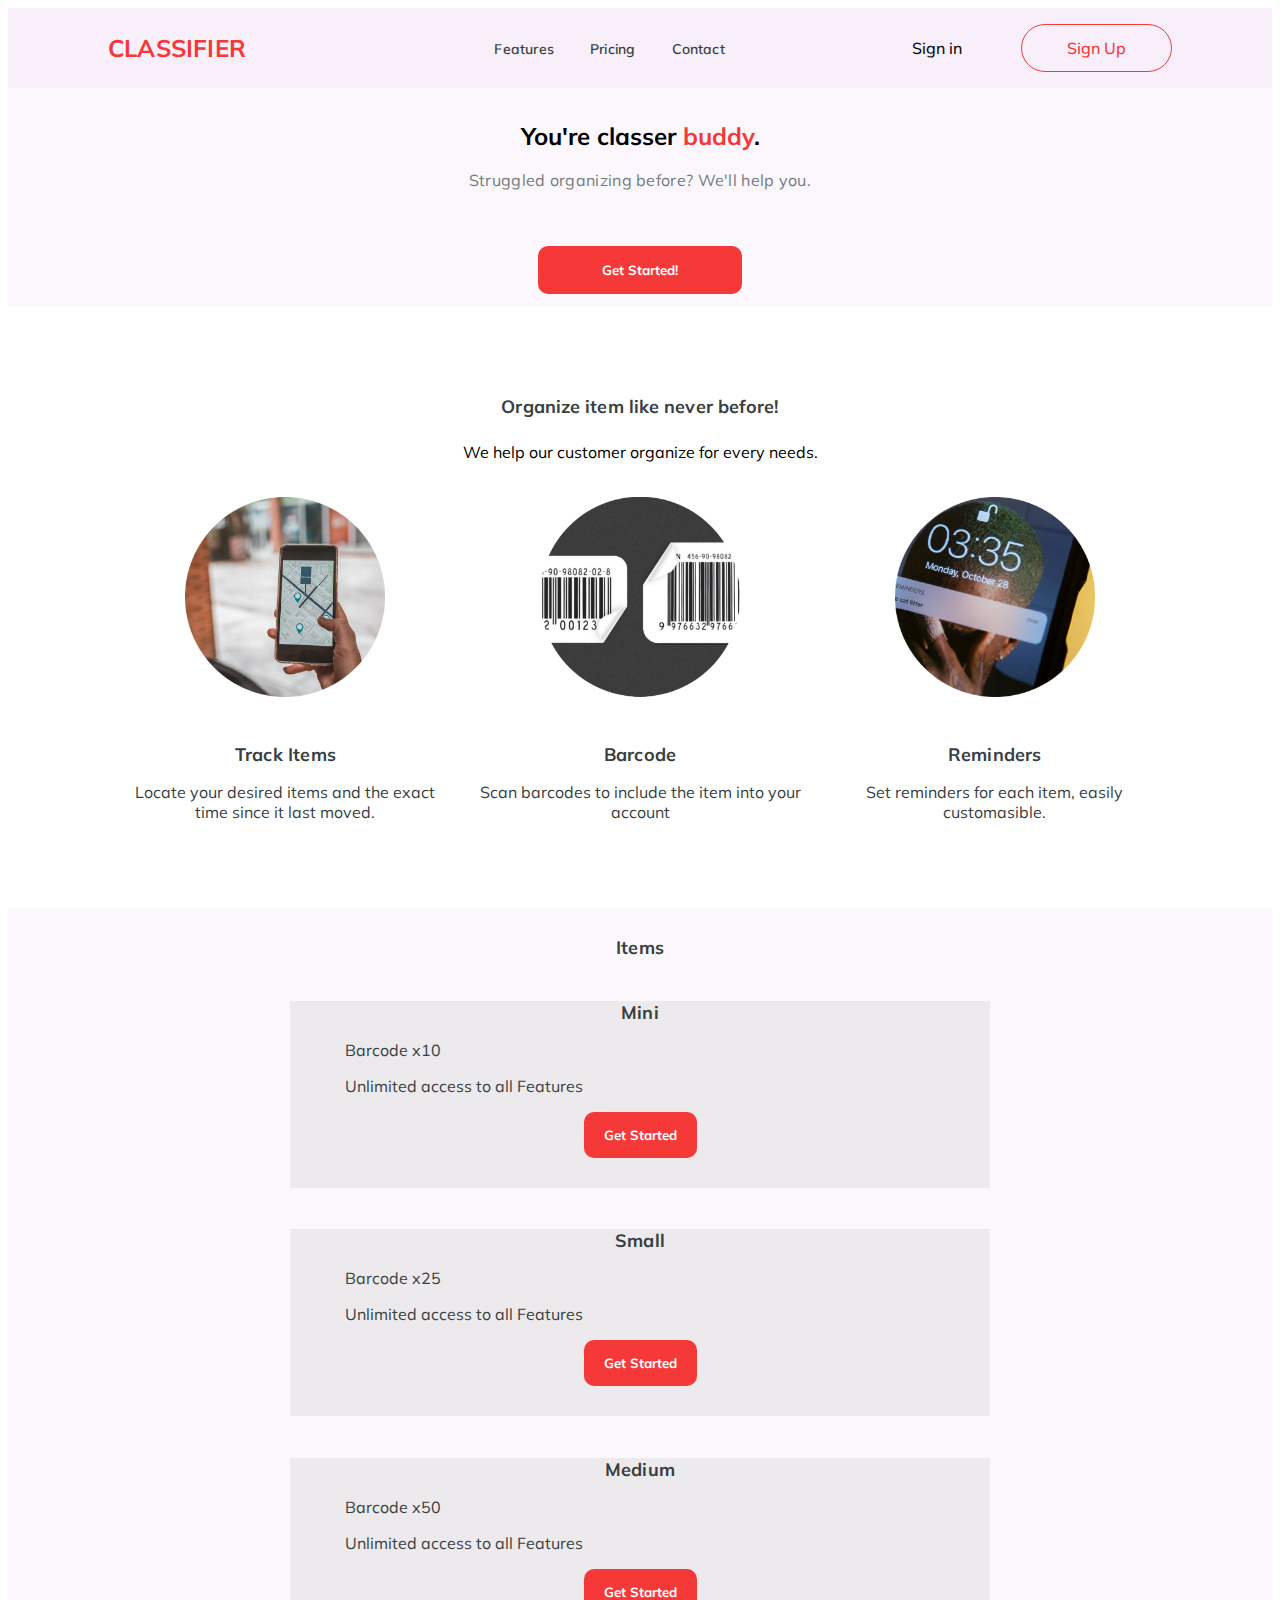
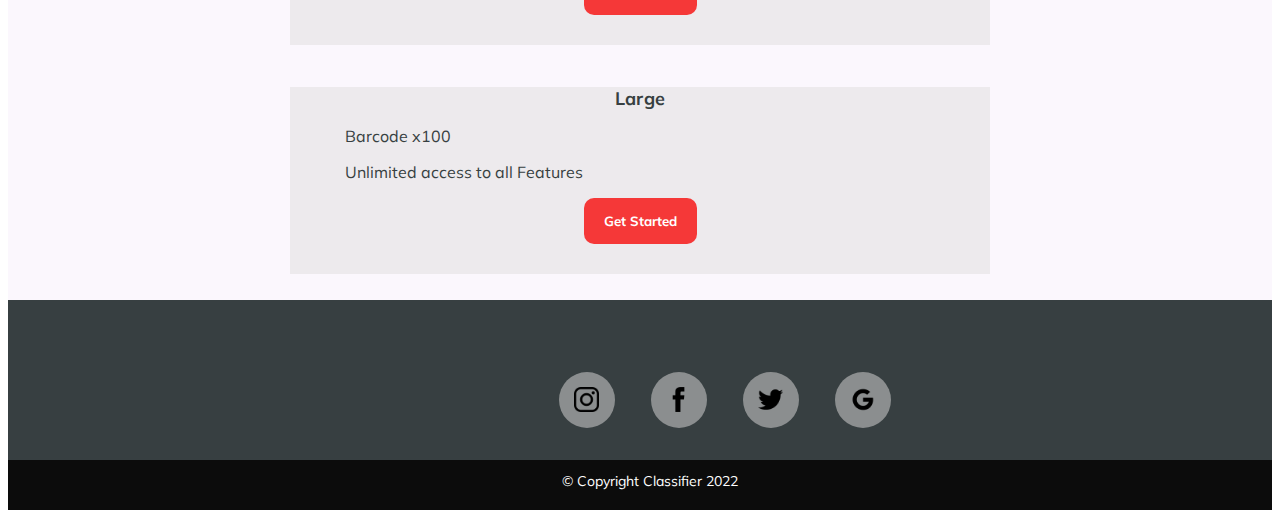
<file: index.html>
<!DOCTYPE html>
<html lang="en">
<head>
    <meta charset="UTF-8">
    <meta http-equiv="X-UA-Compatible" content="IE=edge">
    <meta name="viewport" content="width=device-width, initial-scale=1.0">
    <title>Classifier</title>
    <link rel="stylesheet" href="style.css">
    <link rel="preconnect" href="https://fonts.googleapis.com">
    <link rel="preconnect" href="https://fonts.gstatic.com" crossorigin>
    <link href="https://fonts.googleapis.com/css2?family=Lato:wght@700&family=Mulish:ital,wght@0,200;0,300;0,400;0,500;0,600;0,700;0,800;0,900;1,200;1,300;1,400;1,500;1,600;1,700;1,800;1,900&display=swap" rel="stylesheet">
</head>
<body>
    <!-- navbar -->
    <nav class="nav">
        <div class="nav-brand">
            <a href="#">Classifier</a>
        </div> 
        <!-- link to different location -->
        <div class="nav-link">
            <a href="#feature">Features</a>
            <a href="#pricing">Pricing</a>
            <a href="contacs.html">Contact</a>
        </div>
        <!-- sign in and sign up -->
        <div class="nav-action">
            <button class="btn-normal" style="margin-right: 10px;"><a href="Login.html">Sign in</a></button>
            <button class="btn-border"><a href="Login.html">Sign Up</a></button>
        </div>
    </nav>
    <!-- display the motto -->
    <div class="hero">
        <div class="hero-container">
        <h2 class="title">
            You're classer <span class="title-2">buddy</span>.
        </h2>
        <p class="hero-description">
            Struggled organizing before? We'll help you.
        </p>
        <button class="hero-button" ><a href="#pricing">Get Started!</a></button>
        </div>
    </div>
    <!-- display 3 features -->
    <div class="feature" id="feature">
        <h3 class="feature-title">
            Organize item like never before!
        </h3>
        <p class="feature-description">
            We help our customer organize for every needs.
        </p>
        <!-- contains the 3 features -->
        <div class="feature-list">
            <!-- display the feature: feature, text, and desc -->
            <div class="feature-item">
                <img src="images/image1.png" alt="" srcset="">
                <h6 class="feature-item-title">Track Items</h6>
                <p class="feature-item-description">Locate your desired items and the exact time since it last moved.</p>
            </div>
            <div class="feature-item">
                <img src="images/image2.png" alt="" srcset="">
                <h6 class="feature-item-title">Barcode</h6>
                <p class="feature-item-description">Scan barcodes to include the item into your account</p>
            </div>
            <div class="feature-item">
                <img src="images/image3.png" alt="" srcset="">
                <h6 class="feature-item-title">Reminders</h6>
                <p class="feature-item-description">Set reminders for each item, easily customasible.</p>
            </div>
        </div>
    </div>
    <!-- display items for sale -->
    <div class="pricing" id="pricing">
        <!-- contain the items for sale -->
        <div class="pricing-container">
            <!-- item 1 -->
            <h2 class="pricing-title">Items</h2>
            <div class="pricing-list">
                <div class="pricing-item">
                    <h6 class="pricing-item-title">Mini</h6>
                    <div class="pricing-details">
                        <p>Barcode x10</p>
                        <p>Unlimited access to all Features</p>
                    </div>
                    <button class="pricing-button"><a href="item1.html">Get Started</a></button>
                </div>
                <!-- item 2 -->
                <div class="pricing-item">
                    <h6 class="pricing-item-title">Small</h6>
                    <div class="pricing-details">
                        <p>Barcode x25</p>
                        <p>Unlimited access to all Features</p>
                    </div>
                    <button class="pricing-button"><a href="item2.html">Get Started</a></button>
                </div>
                <!-- item 3 -->
                <div class="pricing-item">
                    <h6 class="pricing-item-title">Medium</h6>
                    <div class="pricing-details">
                        <p>Barcode x50</p>
                        <p>Unlimited access to all Features</p>
                    </div>
                    <button class="pricing-button"><a href="item3.html">Get Started</a></button>
                </div>
                <!-- item 4 -->
                <div class="pricing-item">
                    <h6 class="pricing-item-title">Large</h6>
                    <div class="pricing-details">
                        <p>Barcode x100</p>
                        <p>Unlimited access to all Features</p>
                    </div>
                    <button class="pricing-button"><a href="item4.html">Get Started</a></button>
                </div>
            </div>
        </div>
    </div>
    <!-- footer -->
    <div class="footer">
        <div class="footer-container">
            <div class="footer-link">
                <a href="instagram.com"><img src="images/instagram.png" alt="instagram"></a>
                <a href="facebook.com"><img src="images/fb.png" alt="facebook"></a>
                <a href="twitter.com"><img src="images/twitter.png" alt="twitter"></a>
                <a href=""><img src="images/google.png" alt="email"></a>
            </div>
        </div>
    </div>
    <!-- the bottom part of the footer -->
    <div class="footer-bottom">
        <div class="last-box">
            <a>&copy; Copyright Classifier 2022</a>
        </div>
    </div>
</body>
</html>
</file>
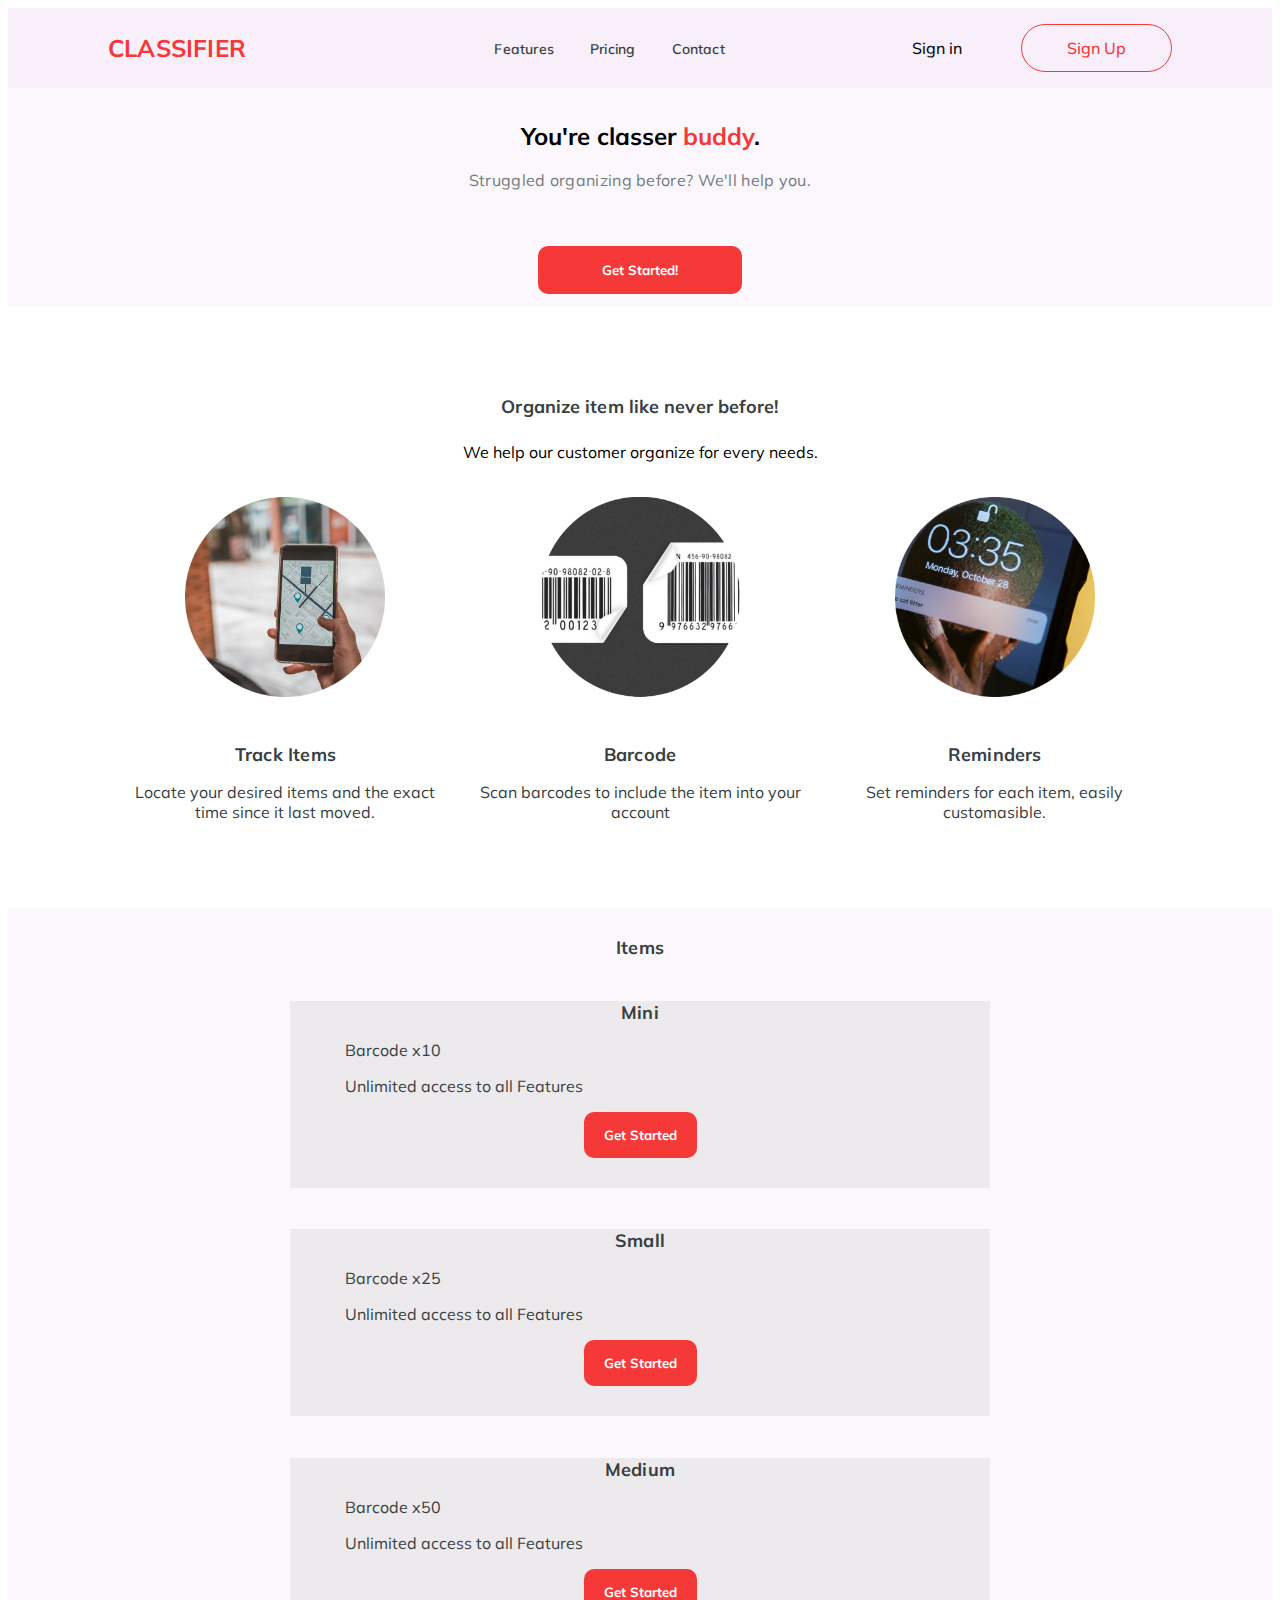
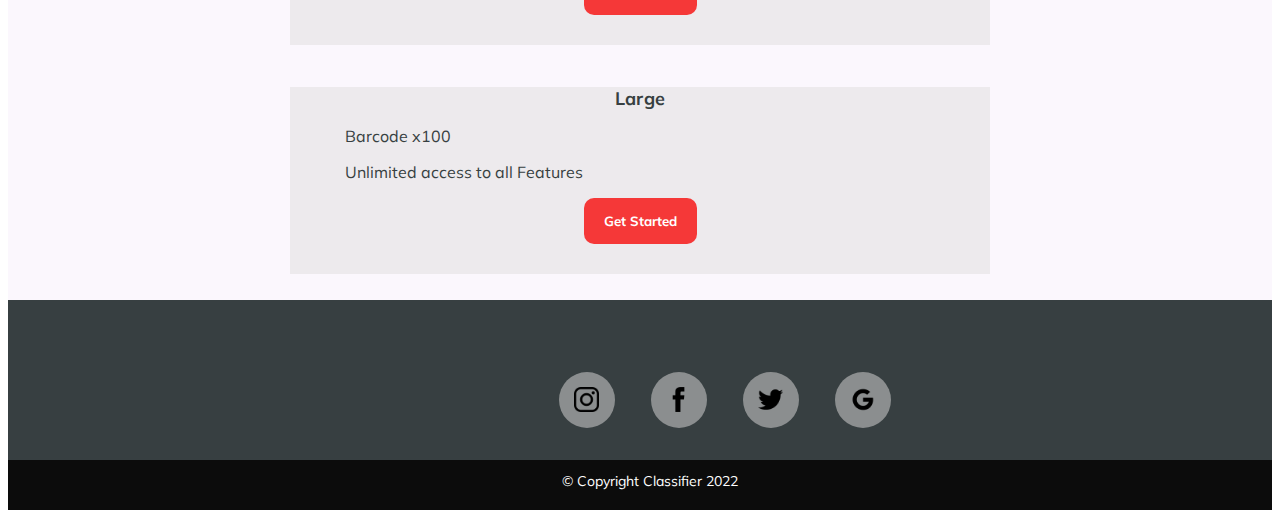
<file: Project/index.html>
<!DOCTYPE html>
<html lang="en">
<head>
    <meta charset="UTF-8">
    <meta http-equiv="X-UA-Compatible" content="IE=edge">
    <meta name="viewport" content="width=device-width, initial-scale=1.0">
    <title>Classifier</title>
    <link rel="stylesheet" href="style.css">
    <link rel="preconnect" href="https://fonts.googleapis.com">
    <link rel="preconnect" href="https://fonts.gstatic.com" crossorigin>
    <link href="https://fonts.googleapis.com/css2?family=Lato:wght@700&family=Mulish:ital,wght@0,200;0,300;0,400;0,500;0,600;0,700;0,800;0,900;1,200;1,300;1,400;1,500;1,600;1,700;1,800;1,900&display=swap" rel="stylesheet">
</head>
<body>
    <nav class="nav">
        <div class="nav-brand">
            <a href="#">Classifier</a>
        </div> 
        <div class="nav-link">
            <a href="#feature">Features</a>
            <a href="#pricing">Pricing</a>
            <a href="contacs.html">Contact</a>
        </div>
        <div class="nav-action">
            <button class="btn-normal" style="margin-right: 10px;"><a href="Login.html">Sign in</a></button>
            <button class="btn-border"><a href="Login.html">Sign Up</a></button>
        </div>
    </nav>
    <div class="hero">
        <div class="hero-container">
        <h2 class="title">
            You're classer <span class="title-2">buddy</span>.
        </h2>
        <p class="hero-description">
            Struggled organizing before? We'll help you.
        </p>
        <button class="hero-button" ><a href="#pricing">Get Started!</a></button>
        </div>
    </div>
    <div class="feature" id="feature">
        <h3 class="feature-title">
            Organize item like never before!
        </h3>
        <p class="feature-description">
            We help our customer organize for every needs.
        </p>
        <div class="feature-list">
            <div class="feature-item">
                <img src="images/image1.png" alt="" srcset="">
                <h6 class="feature-item-title">Track Items</h6>
                <p class="feature-item-description">Locate your desired items and the exact time since it last moved.</p>
            </div>
            <div class="feature-item">
                <img src="images/image2.png" alt="" srcset="">
                <h6 class="feature-item-title">Barcode</h6>
                <p class="feature-item-description">Scan barcodes to include the item into your account</p>
            </div>
            <div class="feature-item">
                <img src="images/image3.png" alt="" srcset="">
                <h6 class="feature-item-title">Reminders</h6>
                <p class="feature-item-description">Set reminders for each item, easily customasible.</p>
            </div>
        </div>
    </div>
    <div class="pricing" id="pricing">
        <div class="pricing-container">
            <h2 class="pricing-title">Items</h2>
            <div class="pricing-list">
                <div class="pricing-item">
                    <h6 class="pricing-item-title">Mini</h6>
                    <div class="pricing-details">
                        <p>Barcode x10</p>
                        <p>Unlimited access to all Features</p>
                    </div>
                    <button class="pricing-button"><a href="item1.html">Get Started</a></button>
                </div>
                <div class="pricing-item">
                    <h6 class="pricing-item-title">Small</h6>
                    <div class="pricing-details">
                        <p>Barcode x25</p>
                        <p>Unlimited access to all Features</p>
                    </div>
                    <button class="pricing-button"><a href="item2.html">Get Started</a></button>
                </div>
                <div class="pricing-item">
                    <h6 class="pricing-item-title">Medium</h6>
                    <div class="pricing-details">
                        <p>Barcode x50</p>
                        <p>Unlimited access to all Features</p>
                    </div>
                    <button class="pricing-button"><a href="item3.html">Get Started</a></button>
                </div>
                <div class="pricing-item">
                    <h6 class="pricing-item-title">Large</h6>
                    <div class="pricing-details">
                        <p>Barcode x100</p>
                        <p>Unlimited access to all Features</p>
                    </div>
                    <button class="pricing-button"><a href="item4.html">Get Started</a></button>
                </div>
            </div>
        </div>
    </div>
    <div class="footer">
        <div class="footer-container">
            <div class="footer-link">
                <a href="instagram.com"><img src="images/instagram.png" alt="instagram"></a>
                <a href="facebook.com"><img src="images/fb.png" alt="facebook"></a>
                <a href="twitter.com"><img src="images/twitter.png" alt="twitter"></a>
                <a href=""><img src="images/google.png" alt="email"></a>
            </div>
        </div>
    </div>
    <div class="footer-bottom">
        <div class="last-box">
            <a>&copy; Copyright Classifier 2022</a>
        </div>
    </div>
</body>
</html>
</file>
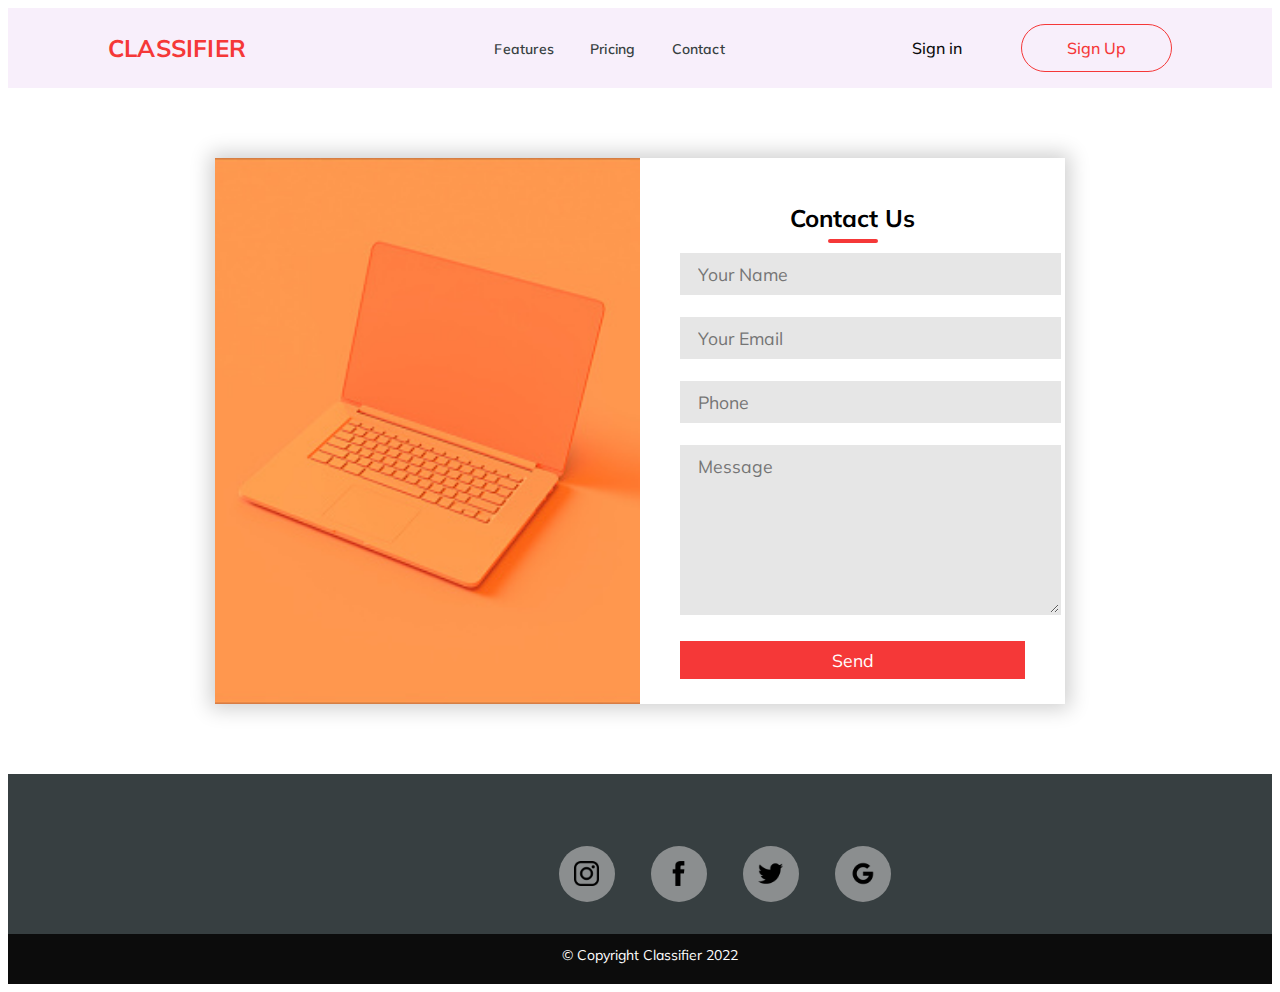
<file: contacs.html>
<!DOCTYPE html>
<html lang="en">
<head>
    <meta charset="UTF-8">
    <meta http-equiv="X-UA-Compatible" content="IE=edge">
    <meta name="viewport" content="width=device-width, initial-scale=1.0">
    <title>Classifier/contact</title>
    <link rel="stylesheet" href="contact.css">
    <link rel="preconnect" href="https://fonts.googleapis.com">
    <link rel="preconnect" href="https://fonts.gstatic.com" crossorigin>
    <link href="https://fonts.googleapis.com/css2?family=Lato:wght@700&family=Mulish:ital,wght@0,200;0,300;0,400;0,500;0,600;0,700;0,800;0,900;1,200;1,300;1,400;1,500;1,600;1,700;1,800;1,900&display=swap" rel="stylesheet">
</head>
<body>
    <nav class="nav"> <!--Navbar-->
        <div class="nav-brand">
            <a href="index.html">Classifier</a>
        </div>
         <!--link to other page, location of the website  -->
        <div class="nav-link">
            <a href="index.html#feature">Features</a>
            <a href="index.html#pricing">Pricing</a>
            <a href="contacs.html">Contact</a>
        </div>
        <!-- sign up and sign in -->
        <div class="nav-action">
            <button class="btn-normal" style="margin-right: 10px;"><a href="Login.html">Sign in</a></button>
            <button class="btn-border"><a href="Login.html">Sign Up</a></button>
        </div>
    </nav>
    <div class="container">
		<div class="contact-box">
            <!-- for image -->
			<div class="left"></div>
            <!-- for the text -->
			<div class="right">
				<h2>Contact Us</h2>
				<input type="text" class="field" placeholder="Your Name">
				<input type="text" class="field" placeholder="Your Email">
				<input type="text" class="field" placeholder="Phone">
				<textarea placeholder="Message" class="field"></textarea>
				<button class="btn">Send</button>
			</div>
		</div>
	</div>
    <!-- footer -->
    <div class="footer">
        <div class="footer-container">
            <div class="footer-link">
                <a href="instagram.com"><img src="images/instagram.png" alt="instagram"></a>
                <a href="facebook.com"><img src="images/fb.png" alt="facebook"></a>
                <a href="twitter.com"><img src="images/twitter.png" alt="twitter"></a>
                <a href=""><img src="images/google.png" alt="email"></a>
            </div>
        </div>
    </div>
    <div class="footer-bottom">
        <div class="last-box">
            <a>&copy; Copyright Classifier 2022</a>
        </div>
    </div>
</body>
</html>
</file>
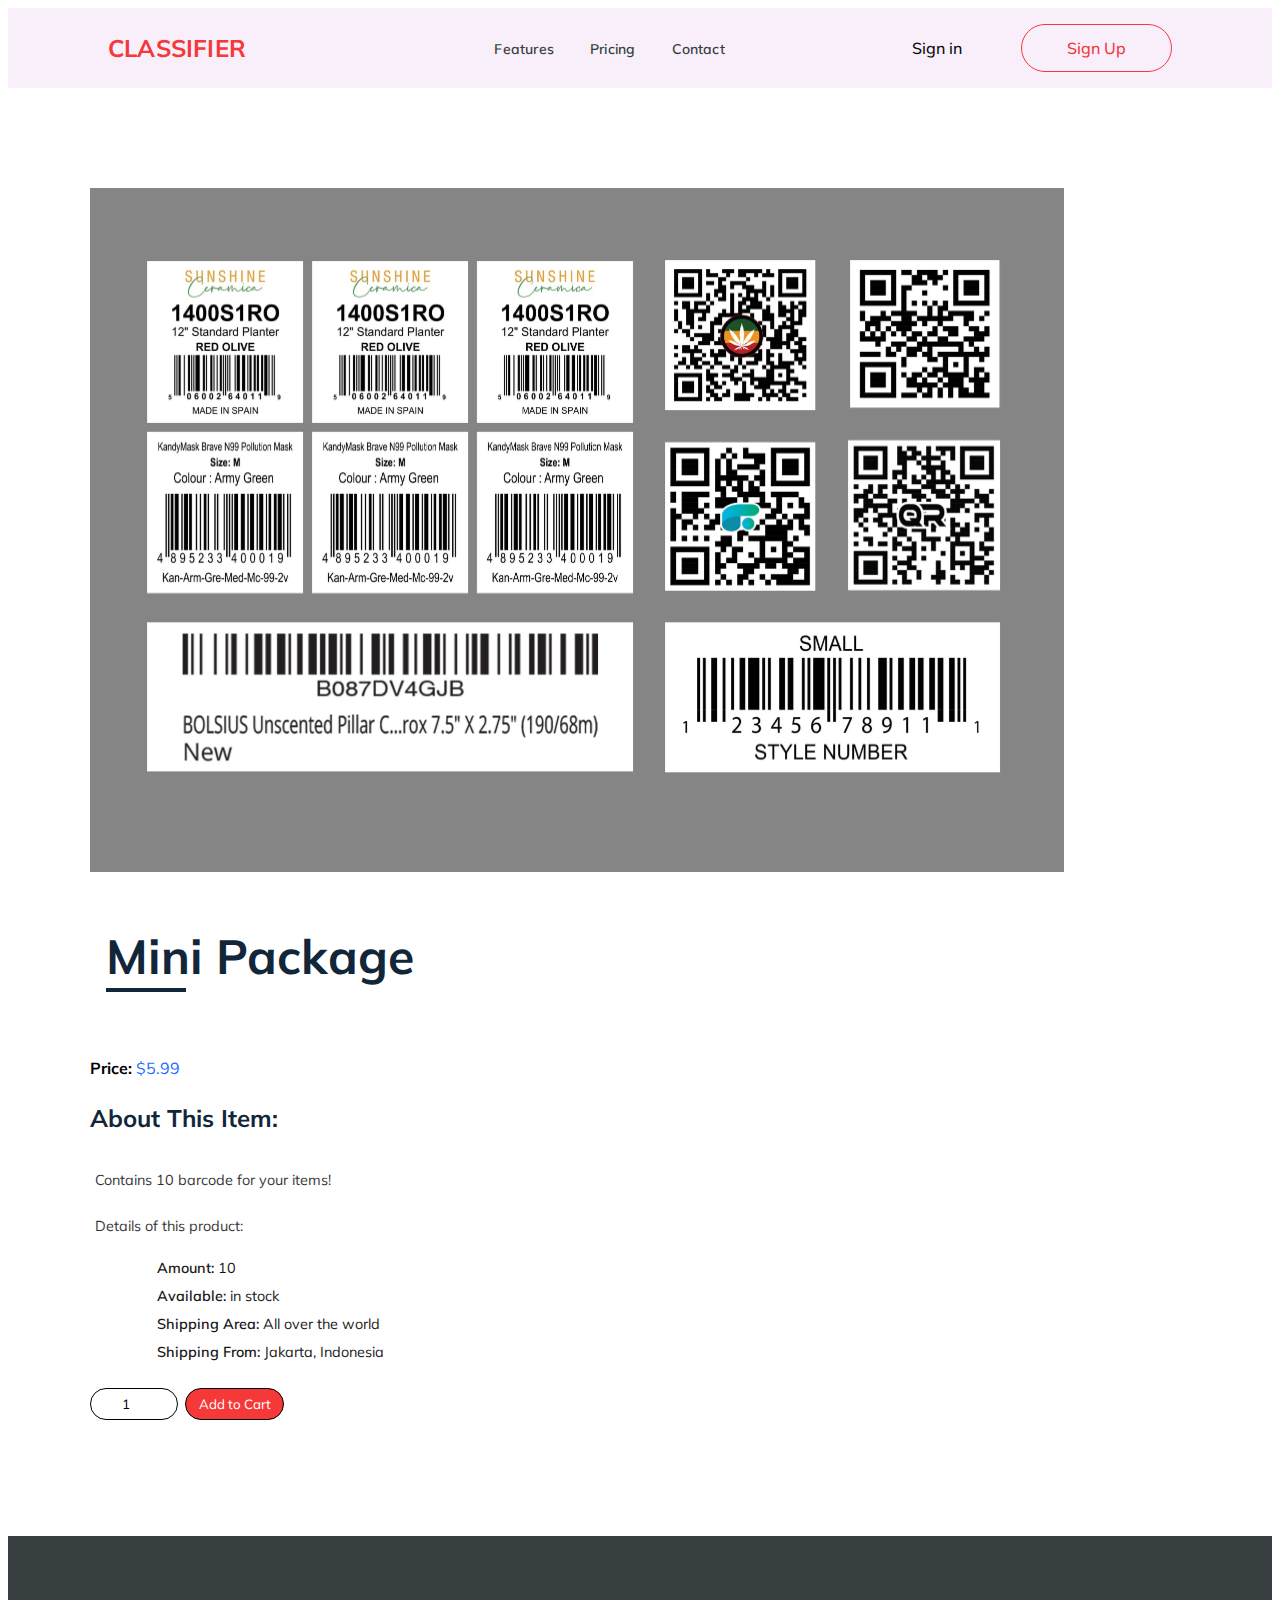
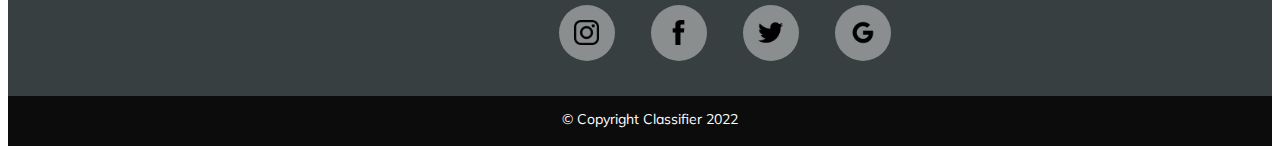
<file: item1.html>
<!DOCTYPE html>
<html lang="en">
<head>
    <meta charset="UTF-8">
    <meta http-equiv="X-UA-Compatible" content="IE=edge">
    <meta name="viewport" content="width=device-width, initial-scale=1.0">
    <title>item-1</title>
    <link rel="stylesheet" href="item1.css">
    <link rel="preconnect" href="https://fonts.googleapis.com">
    <link rel="preconnect" href="https://fonts.gstatic.com" crossorigin>
    <link href="https://fonts.googleapis.com/css2?family=Lato:wght@700&family=Mulish:ital,wght@0,200;0,300;0,400;0,500;0,600;0,700;0,800;0,900;1,200;1,300;1,400;1,500;1,600;1,700;1,800;1,900&display=swap" rel="stylesheet">
</head>
<body>
  <!-- navbar -->
    <nav class="nav">
        <div class="nav-brand">
            <a href="index.html">Classifier</a>
        </div> 
        <div class="nav-link">
            <a href="#feature">Features</a>
            <a href="#pricing">Pricing</a>
            <a href="contacs.html">Contact</a>
        </div>
        <div class="nav-action">
            <button class="btn-normal" style="margin-right: 10px;"><a href="Login.html">Sign in</a></button>
            <button class="btn-border"><a href="Login.html">Sign Up</a></button>
        </div>
    </nav>
    <!-- container for the whole content -->
    <div class = "card-wrapper">
        <div class = "card">
            <div class = "img-display">
                <img src = "images/prod-img.jpg" alt = "">
            </div>
            <!-- display the item details -->
        <div class = "product-content">
            <h2 class = "product-title">Mini Package</h2>
        </div>
            <div class = "product-price">
              <p class = "price">Price: <span>$5.99</span></p>
            </div>
            <div class = "product-detail">
              <h2>about this item: </h2>
              <p>Contains 10 barcode for your items!</p>
              <p>Details of this product:</p>
              <ul>
                <li>Amount: <span>10</span></li>
                <li>Available: <span>in stock</span></li>
                <li>Shipping Area: <span>All over the world</span></li>
                <li>Shipping From: <span>Jakarta, Indonesia</span></li>
              </ul>
            </div>
            <!-- buttons -->
            <div class = "purchase-info">
              <input type = "number" min = "0" value = "1">
              <button type = "button" class = "btn">Add to Cart</button>
            </div>
          </div>
        </div>
      </div>
      <!-- footer -->
      <div class="footer">
        <div class="footer-container">
            <div class="footer-link">
                <a href="instagram.com"><img src="images/instagram.png" alt="instagram"></a>
                <a href="facebook.com"><img src="images/fb.png" alt="facebook"></a>
                <a href="twitter.com"><img src="images/twitter.png" alt="twitter"></a>
                <a href=""><img src="images/google.png" alt="email"></a>
            </div>
        </div>
    </div>
    <div class="footer-bottom">
        <div class="last-box">
            <a>&copy; Copyright Classifier 2022</a>
        </div>
    </div>
</body>
</html>
</file>
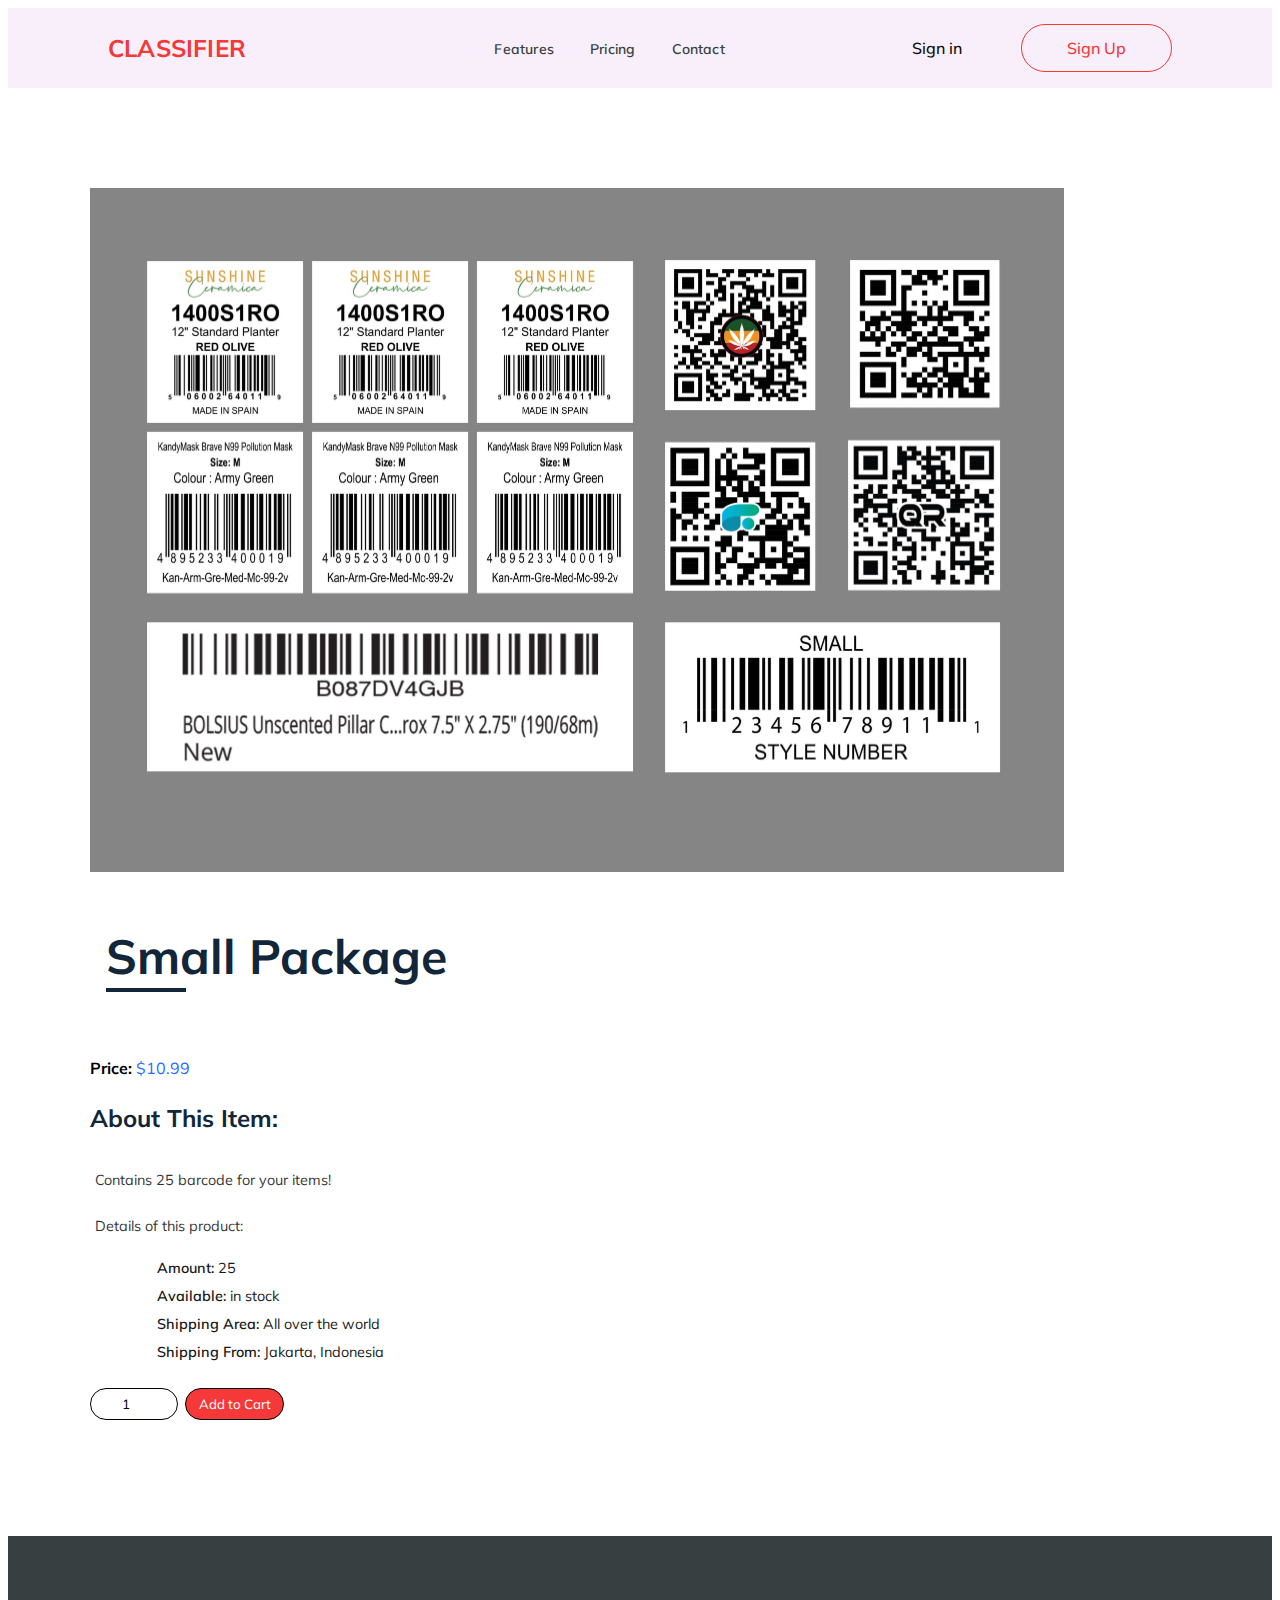
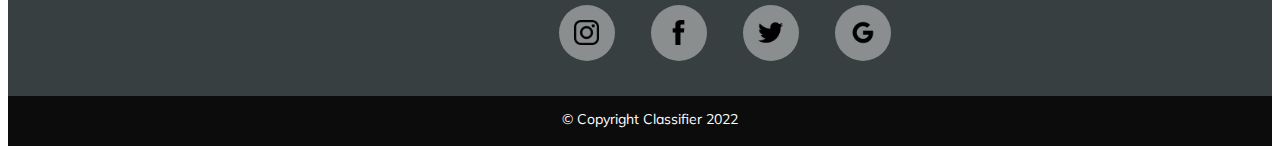
<file: item2.html>
<!DOCTYPE html>
<html lang="en">
<head>
    <meta charset="UTF-8">
    <meta http-equiv="X-UA-Compatible" content="IE=edge">
    <meta name="viewport" content="width=device-width, initial-scale=1.0">
    <title>item-2</title>
    <link rel="stylesheet" href="item2.css">
    <link rel="preconnect" href="https://fonts.googleapis.com">
    <link rel="preconnect" href="https://fonts.gstatic.com" crossorigin>
    <link href="https://fonts.googleapis.com/css2?family=Lato:wght@700&family=Mulish:ital,wght@0,200;0,300;0,400;0,500;0,600;0,700;0,800;0,900;1,200;1,300;1,400;1,500;1,600;1,700;1,800;1,900&display=swap" rel="stylesheet">
</head>
<body>
  <!-- navbar -->
    <nav class="nav">
        <div class="nav-brand">
            <a href="index.html">Classifier</a>
        </div> 
        <div class="nav-link">
            <a href="#feature">Features</a>
            <a href="#pricing">Pricing</a>
            <a href="contacs.html">Contact</a>
        </div>
        <div class="nav-action">
            <button class="btn-normal" style="margin-right: 10px;"><a href="Login.html">Sign in</a></button>
            <button class="btn-border"><a href="Login.html">Sign Up</a></button>
        </div>
    </nav>
    <!-- container for the content -->
    <div class = "card-wrapper">
        <div class = "card">
            <div class = "img-display">
                <img src = "images/prod-img.jpg" alt = "">
            </div>
        <div class = "product-content">
            <h2 class = "product-title">Small Package</h2>
        </div>
            <div class = "product-price">
              <p class = "price">Price: <span>$10.99</span></p>
            </div>
            <div class = "product-detail">
              <h2>about this item: </h2>
              <p>Contains 25 barcode for your items!</p>
              <p>Details of this product:</p>
              <ul>
                <li>Amount: <span>25</span></li>
                <li>Available: <span>in stock</span></li>
                <li>Shipping Area: <span>All over the world</span></li>
                <li>Shipping From: <span>Jakarta, Indonesia</span></li>
              </ul>
            </div>
            <!-- buttons -->
            <div class = "purchase-info">
              <input type = "number" min = "0" value = "1">
              <button type = "button" class = "btn">Add to Cart</button>
            </div>
          </div>
        </div>
      </div>
      <!-- footer -->
      <div class="footer">
        <div class="footer-container">
            <div class="footer-link">
                <a href="instagram.com"><img src="images/instagram.png" alt="instagram"></a>
                <a href="facebook.com"><img src="images/fb.png" alt="facebook"></a>
                <a href="twitter.com"><img src="images/twitter.png" alt="twitter"></a>
                <a href=""><img src="images/google.png" alt="email"></a>
            </div>
        </div>
    </div>
    <div class="footer-bottom">
        <div class="last-box">
            <a>&copy; Copyright Classifier 2022</a>
        </div>
    </div>
</body>
</html>
</file>
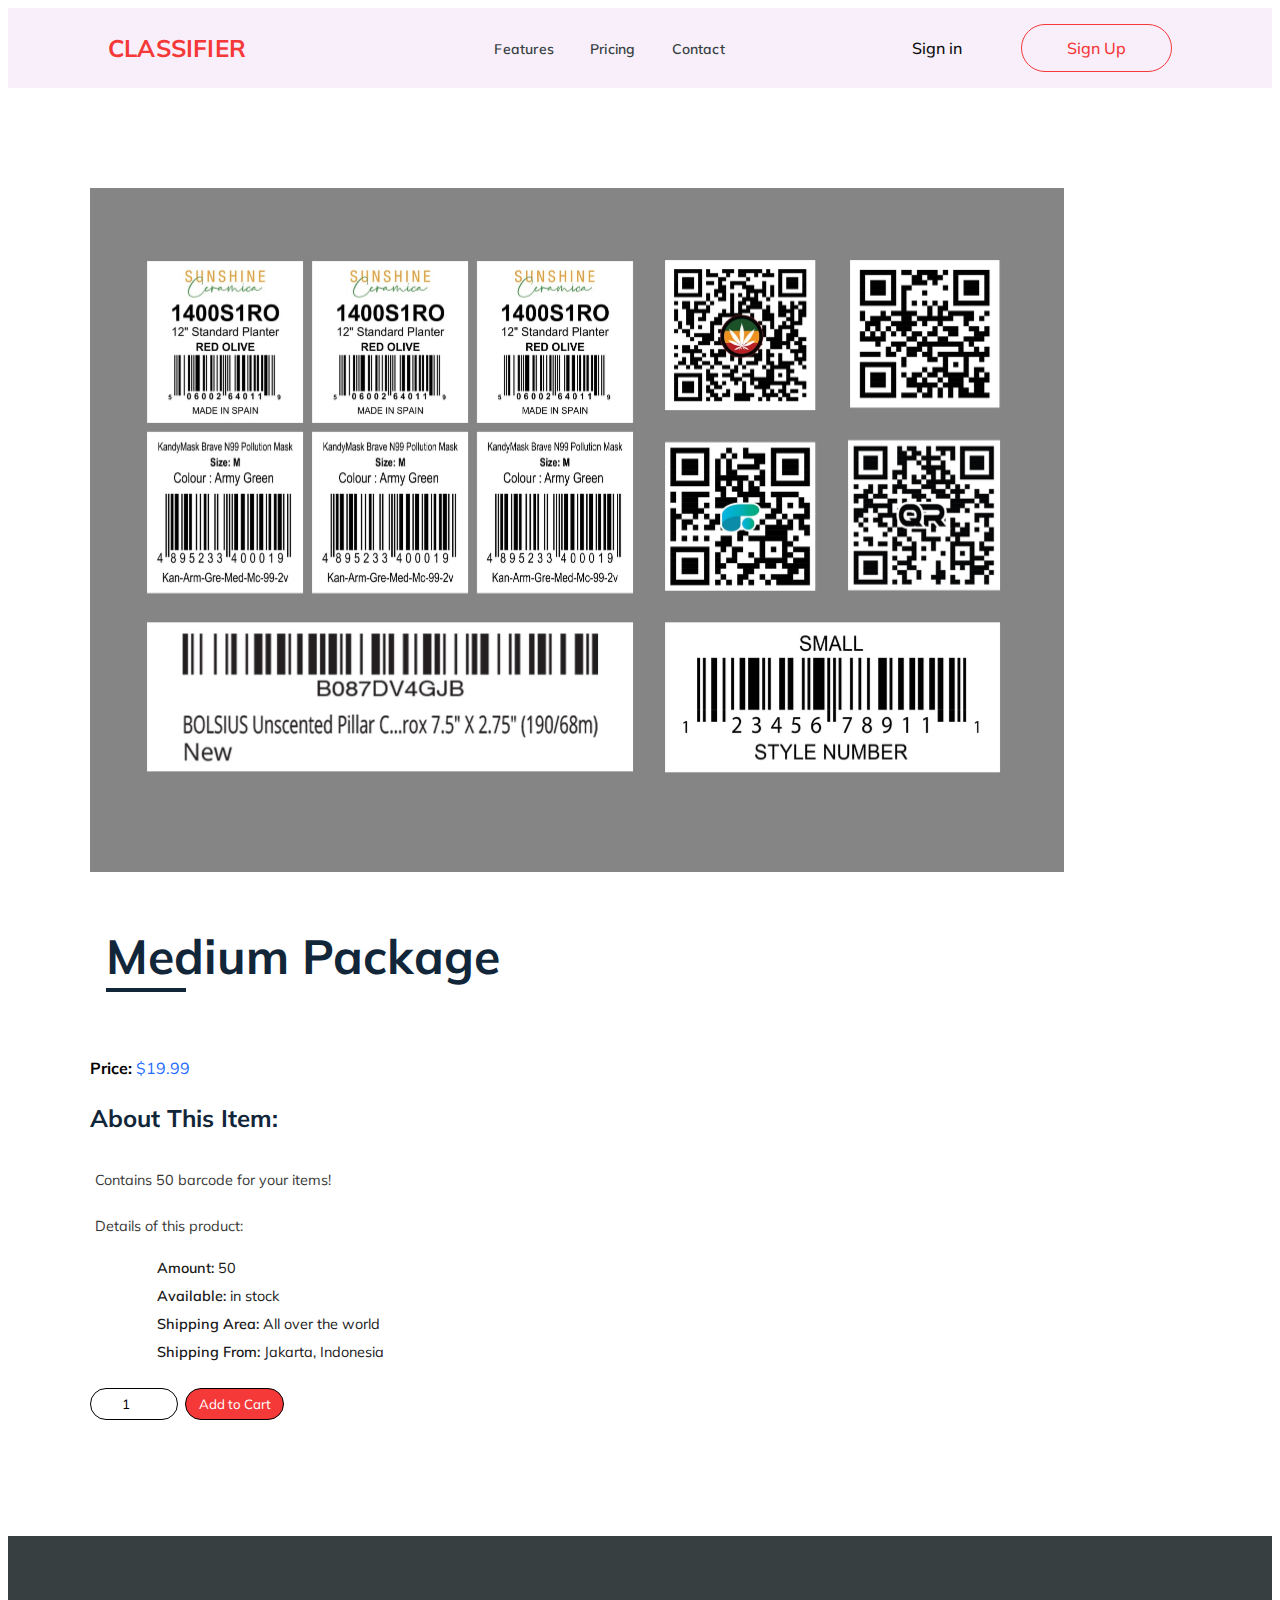
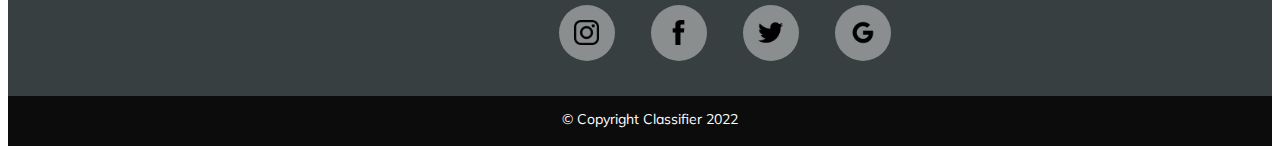
<file: item3.html>
<!DOCTYPE html>
<html lang="en">
<head>
    <meta charset="UTF-8">
    <meta http-equiv="X-UA-Compatible" content="IE=edge">
    <meta name="viewport" content="width=device-width, initial-scale=1.0">
    <title>item-3</title>
    <link rel="stylesheet" href="item3.css">
    <link rel="preconnect" href="https://fonts.googleapis.com">
    <link rel="preconnect" href="https://fonts.gstatic.com" crossorigin>
    <link href="https://fonts.googleapis.com/css2?family=Lato:wght@700&family=Mulish:ital,wght@0,200;0,300;0,400;0,500;0,600;0,700;0,800;0,900;1,200;1,300;1,400;1,500;1,600;1,700;1,800;1,900&display=swap" rel="stylesheet">
</head>
<body>
  <!-- navbar -->
    <nav class="nav">
        <div class="nav-brand">
            <a href="index.html">Classifier</a>
        </div> 
        <div class="nav-link">
            <a href="#feature">Features</a>
            <a href="#pricing">Pricing</a>
            <a href="contacs.html">Contact</a>
        </div>
        <div class="nav-action">
            <button class="btn-normal" style="margin-right: 10px;"><a href="Login.html">Sign in</a></button>
            <button class="btn-border"><a href="Login.html">Sign Up</a></button>
        </div>
    </nav>
    <!-- content container -->
    <div class = "card-wrapper">
        <div class = "card">
            <div class = "img-display">
                <img src = "images/prod-img.jpg" alt = "">
            </div>
            <!-- content details -->
        <div class = "product-content">
            <h2 class = "product-title">Medium Package</h2>
        </div>
            <div class = "product-price">
              <p class = "price">Price: <span>$19.99</span></p>
            </div>
            <div class = "product-detail">
              <h2>about this item: </h2>
              <p>Contains 50 barcode for your items!</p>
              <p>Details of this product:</p>
              <ul>
                <li>Amount: <span>50</span></li>
                <li>Available: <span>in stock</span></li>
                <li>Shipping Area: <span>All over the world</span></li>
                <li>Shipping From: <span>Jakarta, Indonesia</span></li>
              </ul>
            </div>
            <!-- buttons -->
            <div class = "purchase-info">
              <input type = "number" min = "0" value = "1">
              <button type = "button" class = "btn">Add to Cart</button>
            </div>
          </div>
        </div>
      </div>
      <!-- footer -->
      <div class="footer">
        <div class="footer-container">
            <div class="footer-link">
                <a href="instagram.com"><img src="images/instagram.png" alt="instagram"></a>
                <a href="facebook.com"><img src="images/fb.png" alt="facebook"></a>
                <a href="twitter.com"><img src="images/twitter.png" alt="twitter"></a>
                <a href=""><img src="images/google.png" alt="email"></a>
            </div>
        </div>
    </div>
    <div class="footer-bottom">
        <div class="last-box">
            <a>&copy; Copyright Classifier 2022</a>
        </div>
    </div>
</body>
</html>
</file>
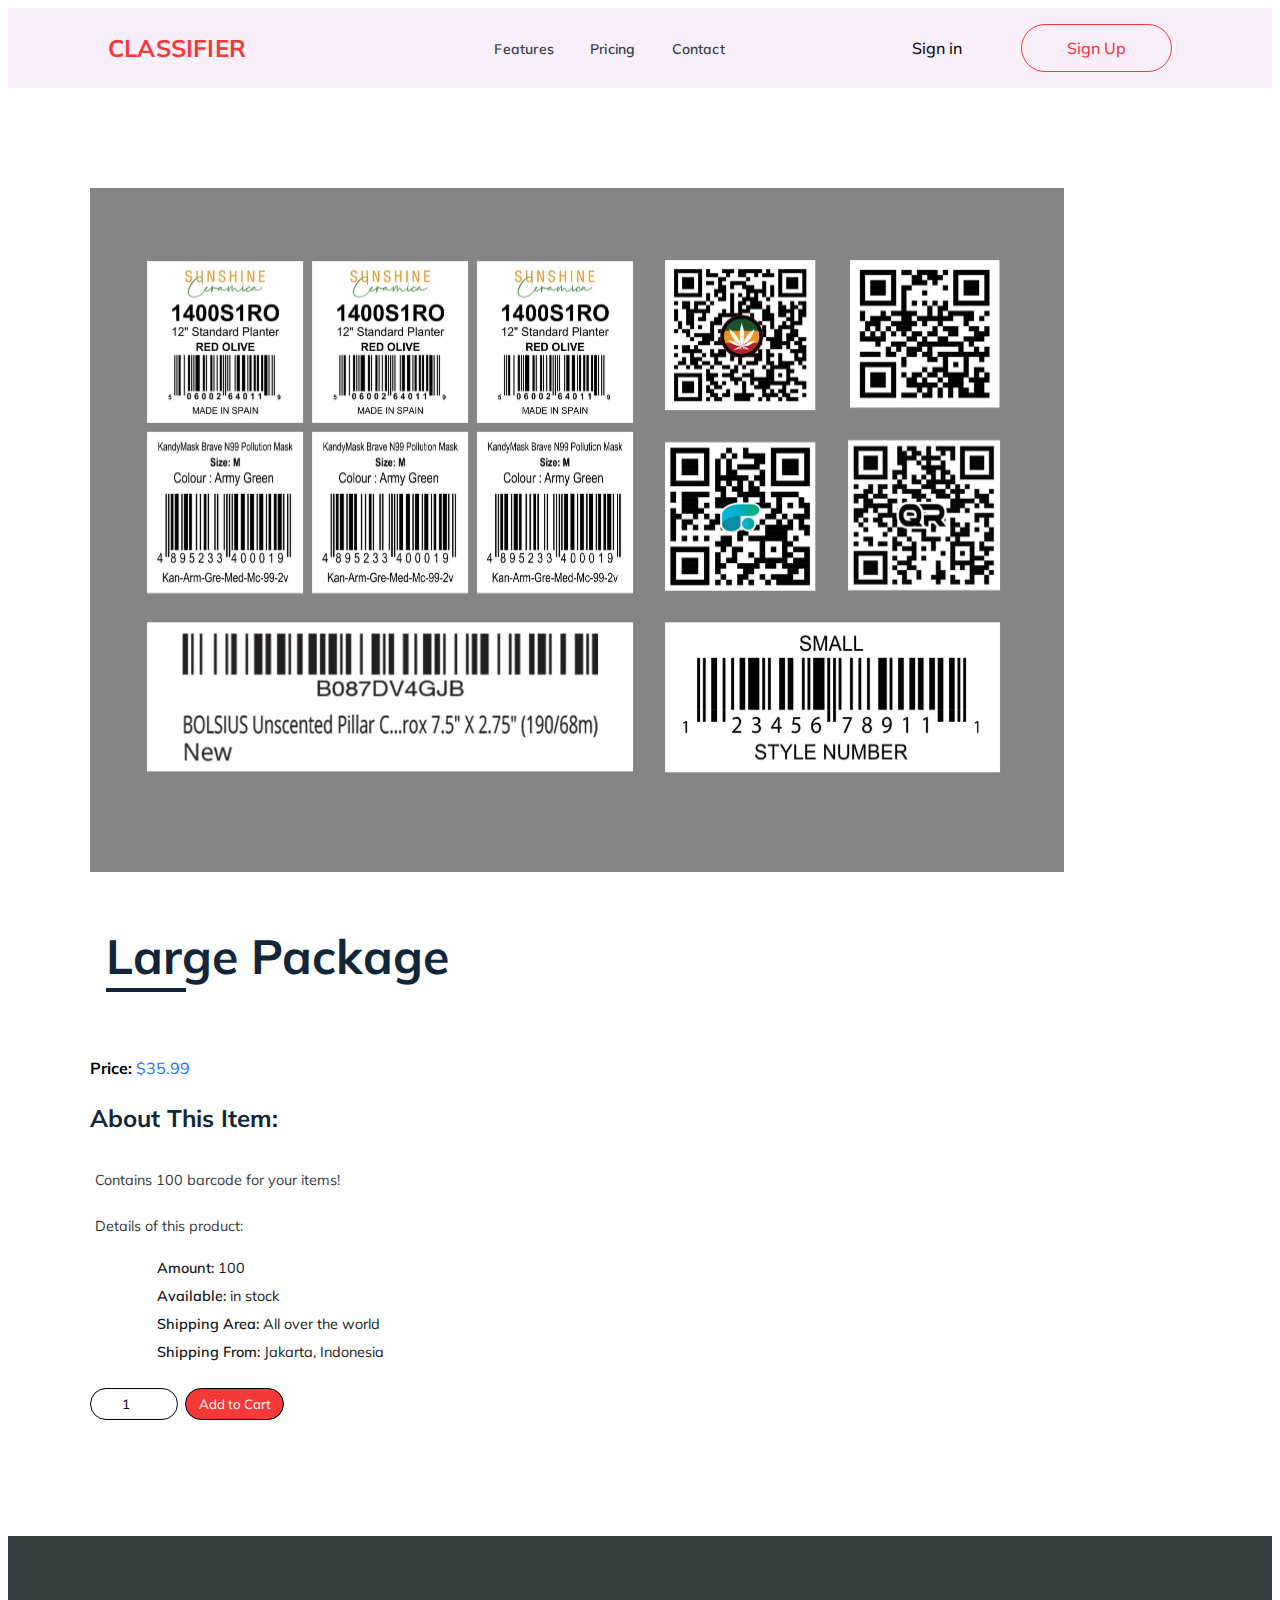
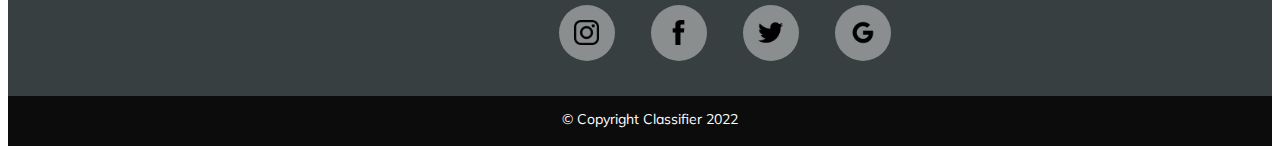
<file: item4.html>
<!DOCTYPE html>
<html lang="en">
<head>
    <meta charset="UTF-8">
    <meta http-equiv="X-UA-Compatible" content="IE=edge">
    <meta name="viewport" content="width=device-width, initial-scale=1.0">
    <title>item-4</title>
    <link rel="stylesheet" href="item4.css">
    <link rel="preconnect" href="https://fonts.googleapis.com">
    <link rel="preconnect" href="https://fonts.gstatic.com" crossorigin>
    <link href="https://fonts.googleapis.com/css2?family=Lato:wght@700&family=Mulish:ital,wght@0,200;0,300;0,400;0,500;0,600;0,700;0,800;0,900;1,200;1,300;1,400;1,500;1,600;1,700;1,800;1,900&display=swap" rel="stylesheet">
</head>
<body>
  <!-- navbar -->
    <nav class="nav">
        <div class="nav-brand">
            <a href="index.html">Classifier</a>
        </div> 
        <div class="nav-link">
            <a href="#feature">Features</a>
            <a href="#pricing">Pricing</a>
            <a href="contacs.html">Contact</a>
        </div>
        <div class="nav-action">
            <button class="btn-normal" style="margin-right: 10px;"><a href="Login.html">Sign in</a></button>
            <button class="btn-border"><a href="Login.html">Sign Up</a></button>
        </div>
    </nav>
    <!-- content container -->
    <div class = "card-wrapper">
        <div class = "card">
          <div class = "product-imgs">
            <div class = "img-display">
                <img src = "images/prod-img.jpg" alt = "">
            </div>
          </div>
        <div class = "product-content">
            <h2 class = "product-title">Large Package</h2>
        </div>
            <div class = "product-price">
              <p class = "price">Price: <span>$35.99</span></p>
            </div>
            <div class = "product-detail">
              <h2>about this item: </h2>
              <p>Contains 100 barcode for your items!</p>
              <p>Details of this product:</p>
              <ul>
                <li>Amount: <span>100</span></li>
                <li>Available: <span>in stock</span></li>
                <li>Shipping Area: <span>All over the world</span></li>
                <li>Shipping From: <span>Jakarta, Indonesia</span></li>
              </ul>
            </div>
            <!-- buttons -->
            <div class = "purchase-info">
              <input type = "number" min = "0" value = "1">
              <button type = "button" class = "btn">Add to Cart</button>
            </div>
          </div>
        </div>
      </div>
      <!-- footer -->
      <div class="footer">
        <div class="footer-container">
            <div class="footer-link">
                <a href="instagram.com"><img src="images/instagram.png" alt="instagram"></a>
                <a href="facebook.com"><img src="images/fb.png" alt="facebook"></a>
                <a href="twitter.com"><img src="images/twitter.png" alt="twitter"></a>
                <a href=""><img src="images/google.png" alt="email"></a>
            </div>
        </div>
    </div>
    <div class="footer-bottom">
        <div class="last-box">
            <a>&copy; Copyright Classifier 2022</a>
        </div>
    </div>
</body>
</html>
</file>
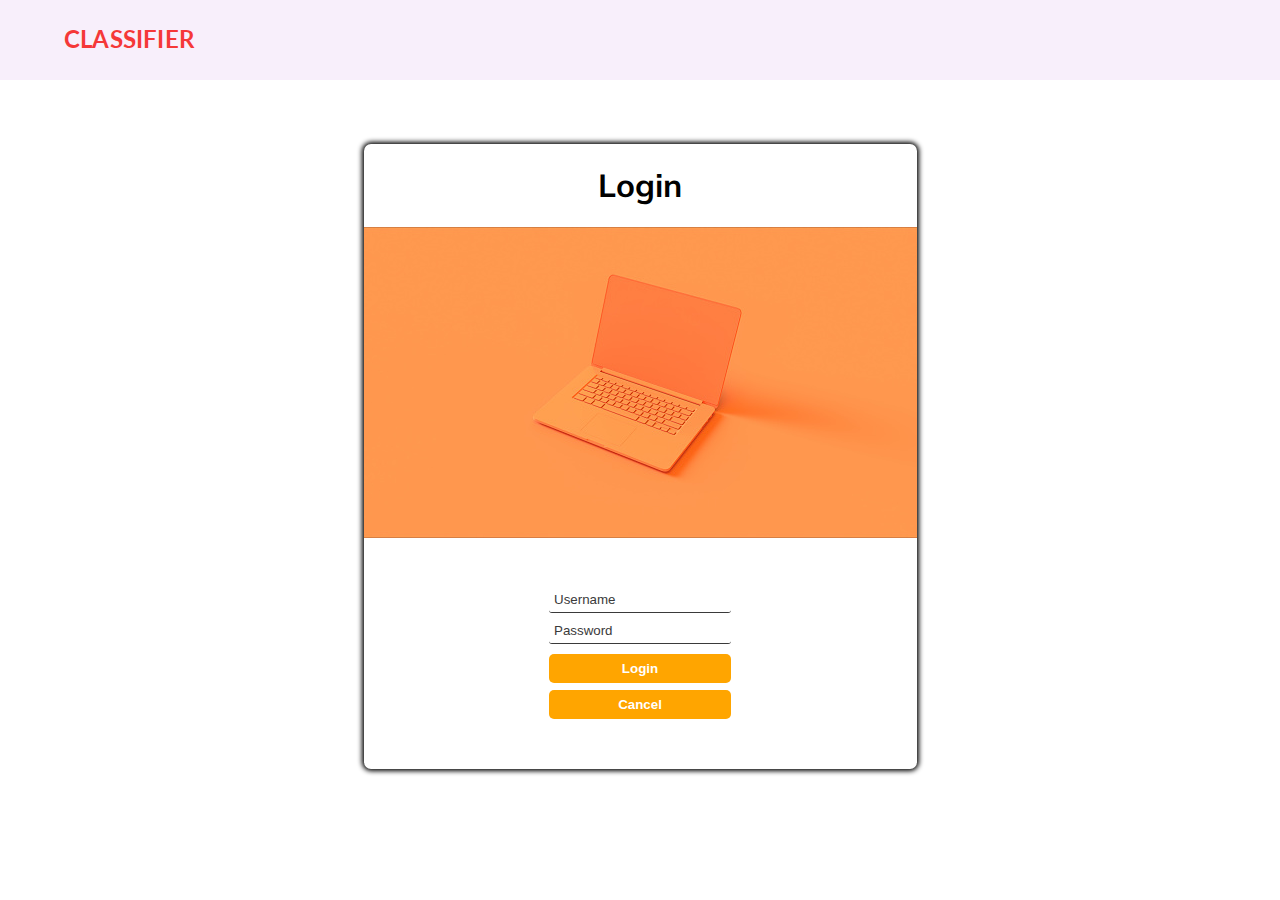
<file: Login.html>
<!DOCTYPE html>
<html lang="en">

<head>
  <meta charset="UTF-8">
  <meta name="viewport" content="width=device-width, initial-scale=1.0">
  <title>Login</title>
  <link rel="preconnect" href="https://fonts.googleapis.com">
    <link rel="preconnect" href="https://fonts.gstatic.com" crossorigin>
    <link href="https://fonts.googleapis.com/css2?family=Lato:wght@700&family=Mulish:ital,wght@0,200;0,300;0,400;0,500;0,600;0,700;0,800;0,900;1,200;1,300;1,400;1,500;1,600;1,700;1,800;1,900&display=swap" rel="stylesheet">
  <link rel="stylesheet" href="login.css">
  <script defer src="login.js"></script>
</head>

<body>
  <nav class="nav">
    <div class="nav-brand">
        <a href="index.html">Classifier</a>
    </div> 
</nav>
  <main id="main_holder">
     <h1 id="login_title">Login</h1>
    <div class = "imgcontainer">
      <img src= "images/orange.jpg">
    </div>
    <div id="login_error_box">
      <p id="login_error_msg">Invalid username <span id="login_eror_msg_2">and/or password</span></p>
    </div>
    
    <form id="login_box">
      <input type="text" name="username" id="username_boxfield" class="login_box_text" placeholder="Username">
      <input type="password" name="password" id="password_box" class="login_box_text" placeholder="Password">
      <input type="submit" value="Login" id="login_box_submit">
      <button class ="cancel-button"><a href="index.html">Cancel</a></button>
    </form>
  </main>
</body>

</html>
</file>
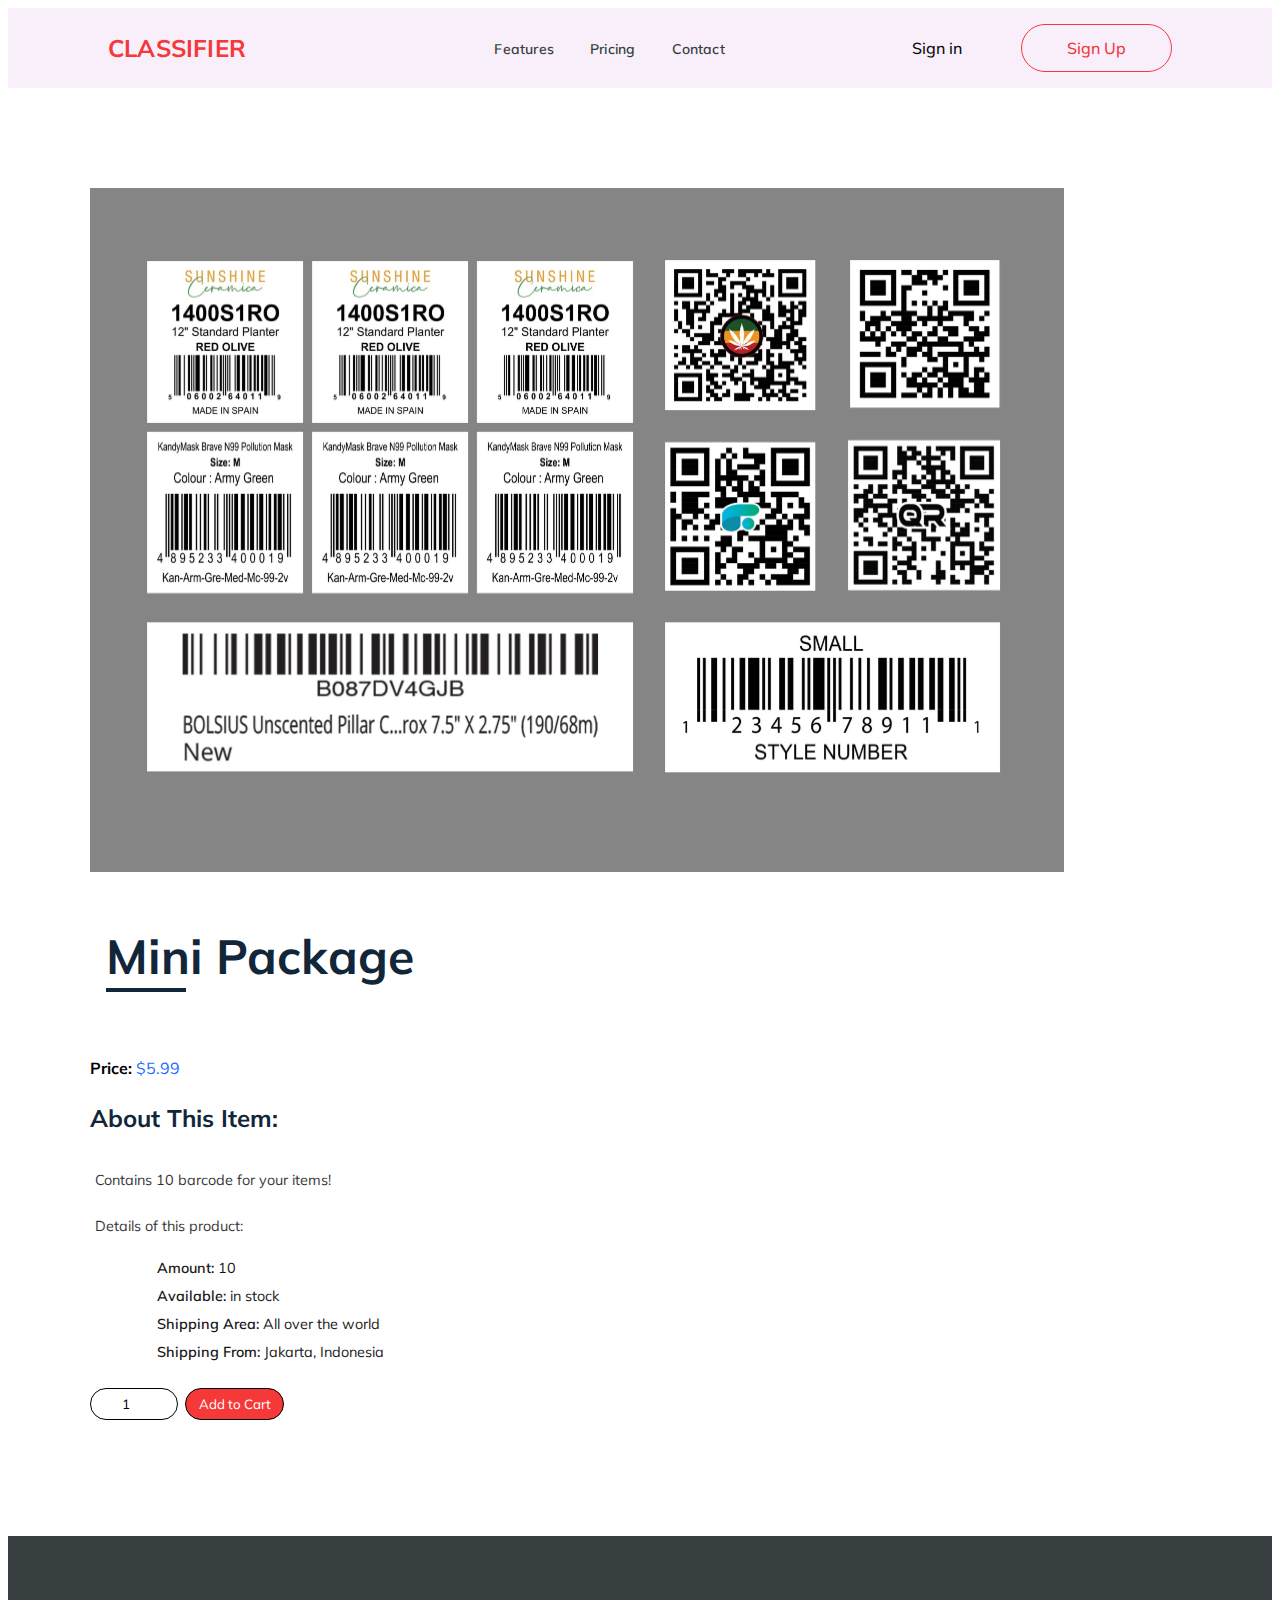
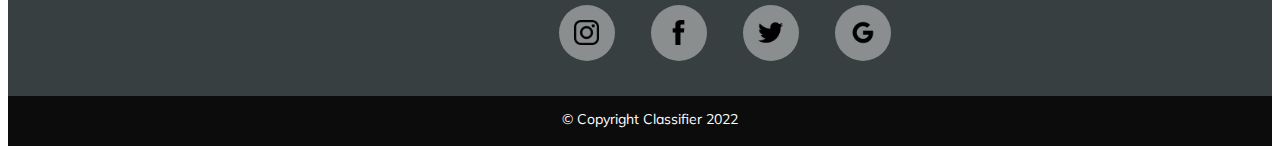
<file: Project/item1.html>
<!DOCTYPE html>
<html lang="en">
<head>
    <meta charset="UTF-8">
    <meta http-equiv="X-UA-Compatible" content="IE=edge">
    <meta name="viewport" content="width=device-width, initial-scale=1.0">
    <title>item-1</title>
    <link rel="stylesheet" href="item1.css">
    <link rel="preconnect" href="https://fonts.googleapis.com">
    <link rel="preconnect" href="https://fonts.gstatic.com" crossorigin>
    <link href="https://fonts.googleapis.com/css2?family=Lato:wght@700&family=Mulish:ital,wght@0,200;0,300;0,400;0,500;0,600;0,700;0,800;0,900;1,200;1,300;1,400;1,500;1,600;1,700;1,800;1,900&display=swap" rel="stylesheet">
</head>
<body>
    <nav class="nav">
        <div class="nav-brand">
            <a href="index.html">Classifier</a>
        </div> 
        <div class="nav-link">
            <a href="#feature">Features</a>
            <a href="#pricing">Pricing</a>
            <a href="contacs.html">Contact</a>
        </div>
        <div class="nav-action">
            <button class="btn-normal" style="margin-right: 10px;"><a href="Login.html">Sign in</a></button>
            <button class="btn-border"><a href="Login.html">Sign Up</a></button>
        </div>
    </nav>
    <div class = "card-wrapper">
        <div class = "card">
          <div class = "product-imgs">
            <div class = "img-display">
                <img src = "images/prod-img.jpg" alt = "">
            </div>
          </div>
        <div class = "product-content">
            <h2 class = "product-title">Mini Package</h2>
        </div>
            <div class = "product-price">
              <p class = "price">Price: <span>$5.99</span></p>
            </div>
            <div class = "product-detail">
              <h2>about this item: </h2>
              <p>Contains 10 barcode for your items!</p>
              <p>Details of this product:</p>
              <ul>
                <li>Amount: <span>10</span></li>
                <li>Available: <span>in stock</span></li>
                <li>Shipping Area: <span>All over the world</span></li>
                <li>Shipping From: <span>Jakarta, Indonesia</span></li>
              </ul>
            </div>
  
            <div class = "purchase-info">
              <input type = "number" min = "0" value = "1">
              <button type = "button" class = "btn">Add to Cart</button>
            </div>
          </div>
        </div>
      </div>
      <div class="footer">
        <div class="footer-container">
            <div class="footer-link">
                <a href="instagram.com"><img src="images/instagram.png" alt="instagram"></a>
                <a href="facebook.com"><img src="images/fb.png" alt="facebook"></a>
                <a href="twitter.com"><img src="images/twitter.png" alt="twitter"></a>
                <a href=""><img src="images/google.png" alt="email"></a>
            </div>
        </div>
    </div>
    <div class="footer-bottom">
        <div class="last-box">
            <a>&copy; Copyright Classifier 2022</a>
        </div>
    </div>
</body>
</html>
</file>
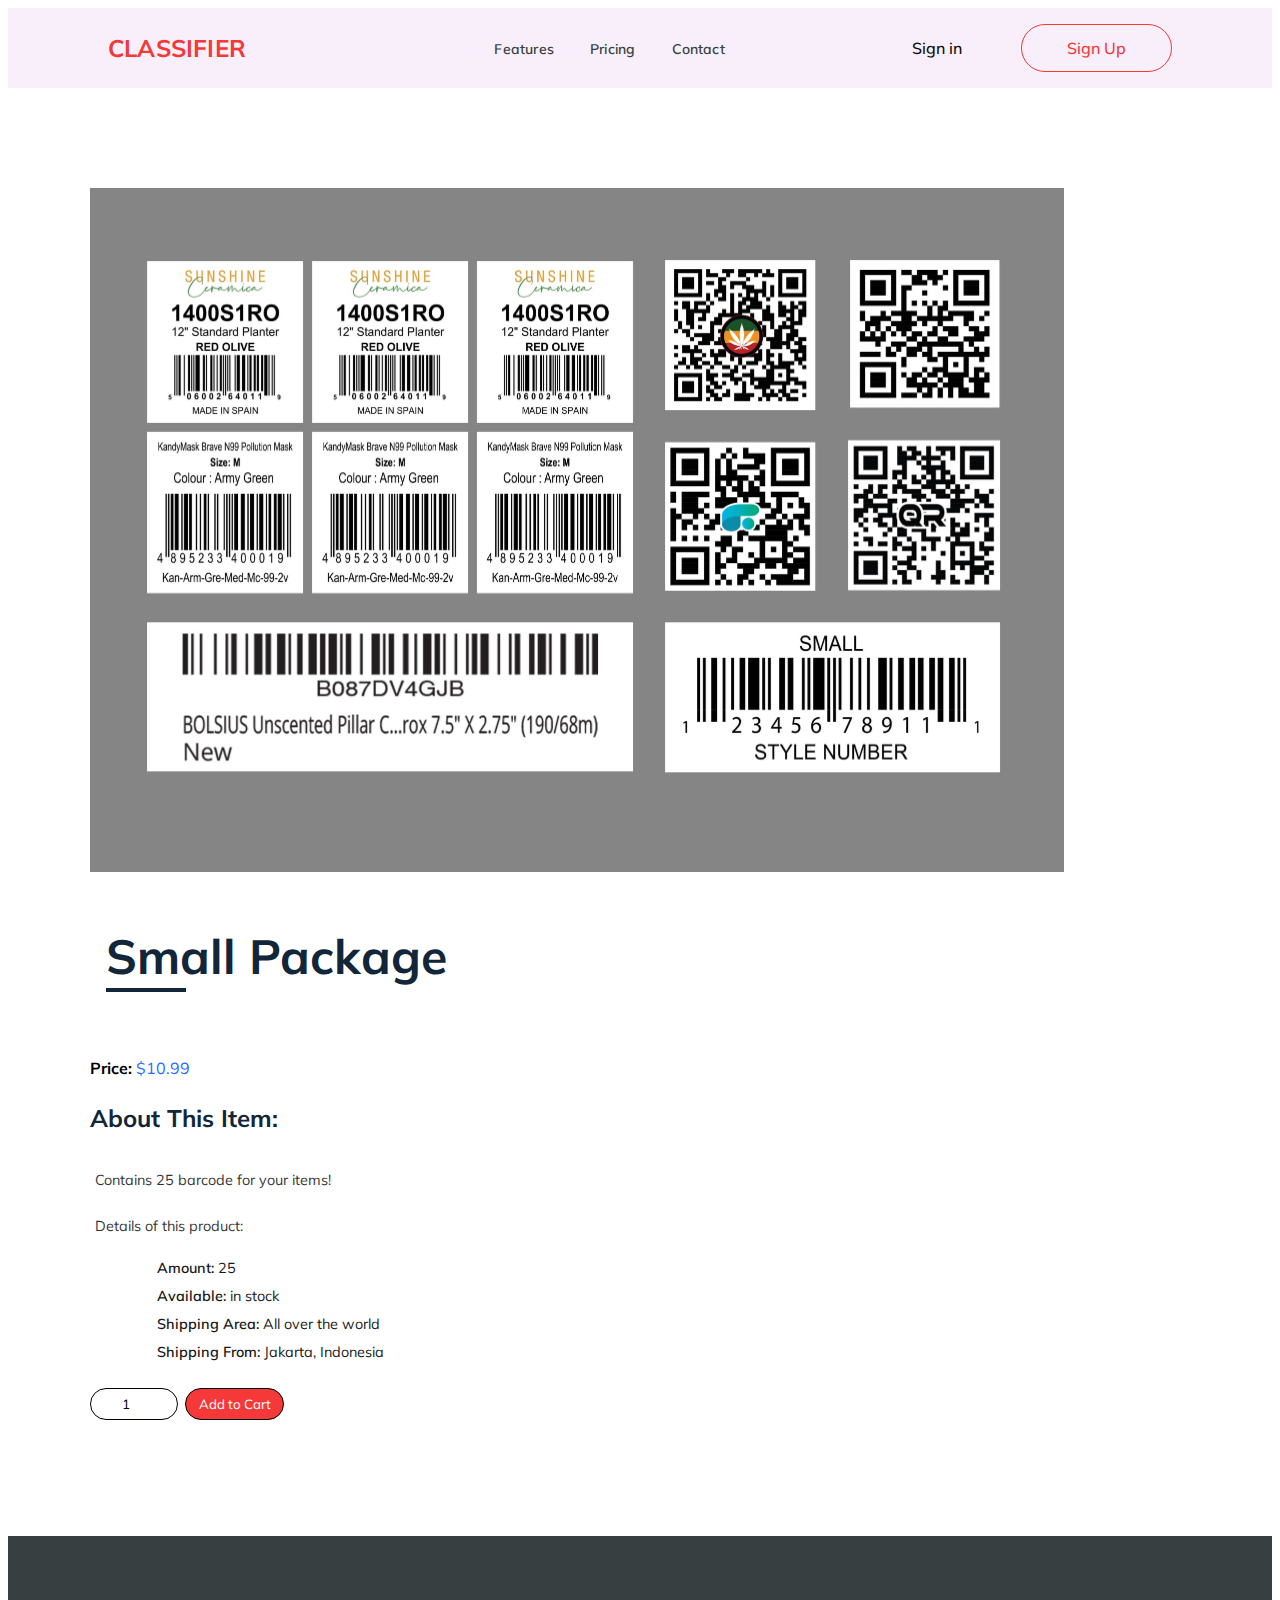
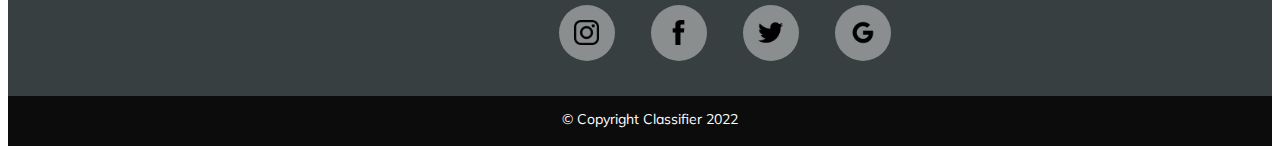
<file: Project/item2.html>
<!DOCTYPE html>
<html lang="en">
<head>
    <meta charset="UTF-8">
    <meta http-equiv="X-UA-Compatible" content="IE=edge">
    <meta name="viewport" content="width=device-width, initial-scale=1.0">
    <title>item-2</title>
    <link rel="stylesheet" href="item2.css">
    <link rel="preconnect" href="https://fonts.googleapis.com">
    <link rel="preconnect" href="https://fonts.gstatic.com" crossorigin>
    <link href="https://fonts.googleapis.com/css2?family=Lato:wght@700&family=Mulish:ital,wght@0,200;0,300;0,400;0,500;0,600;0,700;0,800;0,900;1,200;1,300;1,400;1,500;1,600;1,700;1,800;1,900&display=swap" rel="stylesheet">
</head>
<body>
    <nav class="nav">
        <div class="nav-brand">
            <a href="index.html">Classifier</a>
        </div> 
        <div class="nav-link">
            <a href="#feature">Features</a>
            <a href="#pricing">Pricing</a>
            <a href="contacs.html">Contact</a>
        </div>
        <div class="nav-action">
            <button class="btn-normal" style="margin-right: 10px;"><a href="Login.html">Sign in</a></button>
            <button class="btn-border"><a href="Login.html">Sign Up</a></button>
        </div>
    </nav>
    <div class = "card-wrapper">
        <div class = "card">
          <div class = "product-imgs">
            <div class = "img-display">
                <img src = "images/prod-img.jpg" alt = "">
            </div>
          </div>
        <div class = "product-content">
            <h2 class = "product-title">Small Package</h2>
        </div>
            <div class = "product-price">
              <p class = "price">Price: <span>$10.99</span></p>
            </div>
            <div class = "product-detail">
              <h2>about this item: </h2>
              <p>Contains 25 barcode for your items!</p>
              <p>Details of this product:</p>
              <ul>
                <li>Amount: <span>25</span></li>
                <li>Available: <span>in stock</span></li>
                <li>Shipping Area: <span>All over the world</span></li>
                <li>Shipping From: <span>Jakarta, Indonesia</span></li>
              </ul>
            </div>
  
            <div class = "purchase-info">
              <input type = "number" min = "0" value = "1">
              <button type = "button" class = "btn">Add to Cart</button>
            </div>
          </div>
        </div>
      </div>
      <div class="footer">
        <div class="footer-container">
            <div class="footer-link">
                <a href="instagram.com"><img src="images/instagram.png" alt="instagram"></a>
                <a href="facebook.com"><img src="images/fb.png" alt="facebook"></a>
                <a href="twitter.com"><img src="images/twitter.png" alt="twitter"></a>
                <a href=""><img src="images/google.png" alt="email"></a>
            </div>
        </div>
    </div>
    <div class="footer-bottom">
        <div class="last-box">
            <a>&copy; Copyright Classifier 2022</a>
        </div>
    </div>
</body>
</html>
</file>
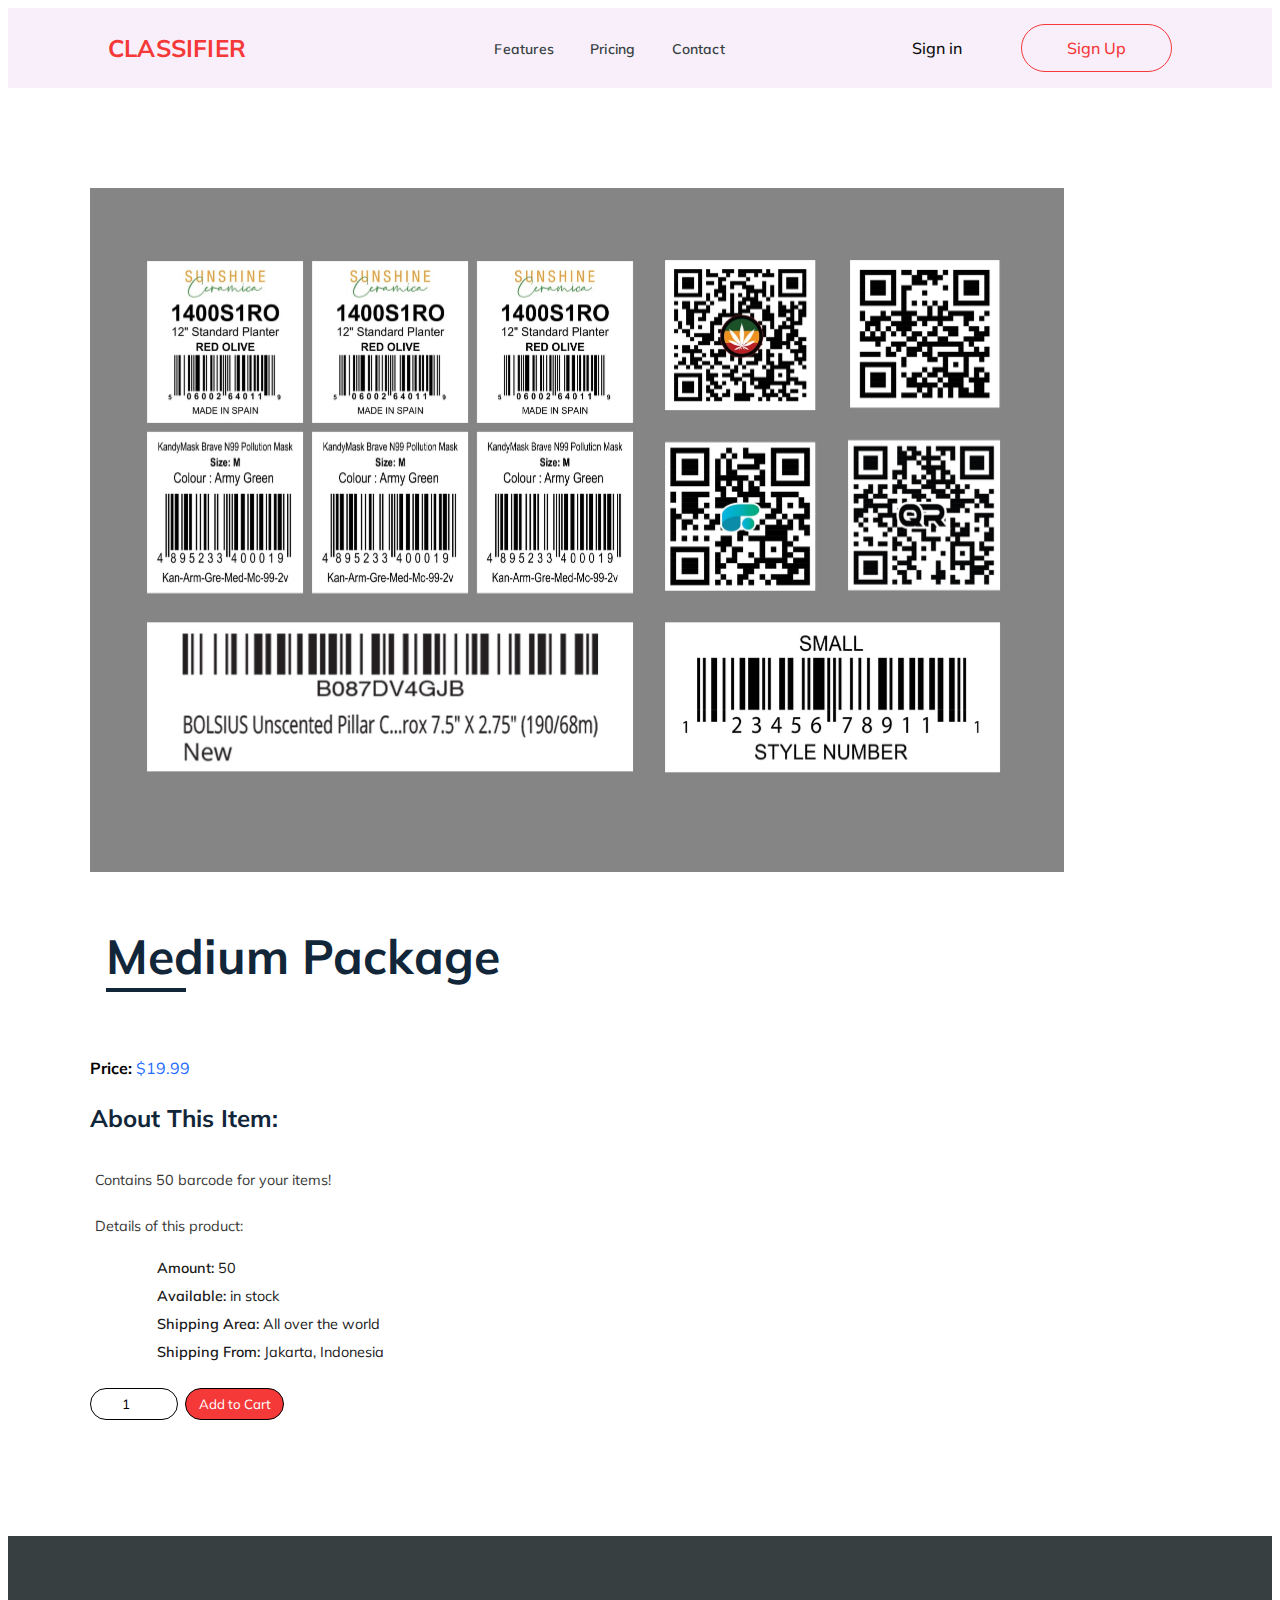
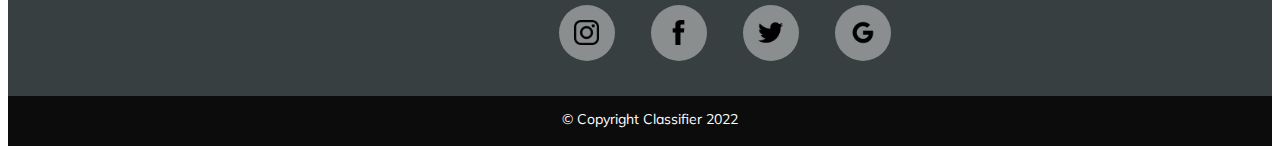
<file: Project/item3.html>
<!DOCTYPE html>
<html lang="en">
<head>
    <meta charset="UTF-8">
    <meta http-equiv="X-UA-Compatible" content="IE=edge">
    <meta name="viewport" content="width=device-width, initial-scale=1.0">
    <title>item-3</title>
    <link rel="stylesheet" href="item3.css">
    <link rel="preconnect" href="https://fonts.googleapis.com">
    <link rel="preconnect" href="https://fonts.gstatic.com" crossorigin>
    <link href="https://fonts.googleapis.com/css2?family=Lato:wght@700&family=Mulish:ital,wght@0,200;0,300;0,400;0,500;0,600;0,700;0,800;0,900;1,200;1,300;1,400;1,500;1,600;1,700;1,800;1,900&display=swap" rel="stylesheet">
</head>
<body>
    <nav class="nav">
        <div class="nav-brand">
            <a href="index.html">Classifier</a>
        </div> 
        <div class="nav-link">
            <a href="#feature">Features</a>
            <a href="#pricing">Pricing</a>
            <a href="contacs.html">Contact</a>
        </div>
        <div class="nav-action">
            <button class="btn-normal" style="margin-right: 10px;"><a href="Login.html">Sign in</a></button>
            <button class="btn-border"><a href="Login.html">Sign Up</a></button>
        </div>
    </nav>
    <div class = "card-wrapper">
        <div class = "card">
          <div class = "product-imgs">
            <div class = "img-display">
                <img src = "images/prod-img.jpg" alt = "">
            </div>
          </div>
        <div class = "product-content">
            <h2 class = "product-title">Medium Package</h2>
        </div>
            <div class = "product-price">
              <p class = "price">Price: <span>$19.99</span></p>
            </div>
            <div class = "product-detail">
              <h2>about this item: </h2>
              <p>Contains 50 barcode for your items!</p>
              <p>Details of this product:</p>
              <ul>
                <li>Amount: <span>50</span></li>
                <li>Available: <span>in stock</span></li>
                <li>Shipping Area: <span>All over the world</span></li>
                <li>Shipping From: <span>Jakarta, Indonesia</span></li>
              </ul>
            </div>
  
            <div class = "purchase-info">
              <input type = "number" min = "0" value = "1">
              <button type = "button" class = "btn">Add to Cart</button>
            </div>
          </div>
        </div>
      </div>
      <div class="footer">
        <div class="footer-container">
            <div class="footer-link">
                <a href="instagram.com"><img src="images/instagram.png" alt="instagram"></a>
                <a href="facebook.com"><img src="images/fb.png" alt="facebook"></a>
                <a href="twitter.com"><img src="images/twitter.png" alt="twitter"></a>
                <a href=""><img src="images/google.png" alt="email"></a>
            </div>
        </div>
    </div>
    <div class="footer-bottom">
        <div class="last-box">
            <a>&copy; Copyright Classifier 2022</a>
        </div>
    </div>
</body>
</html>
</file>
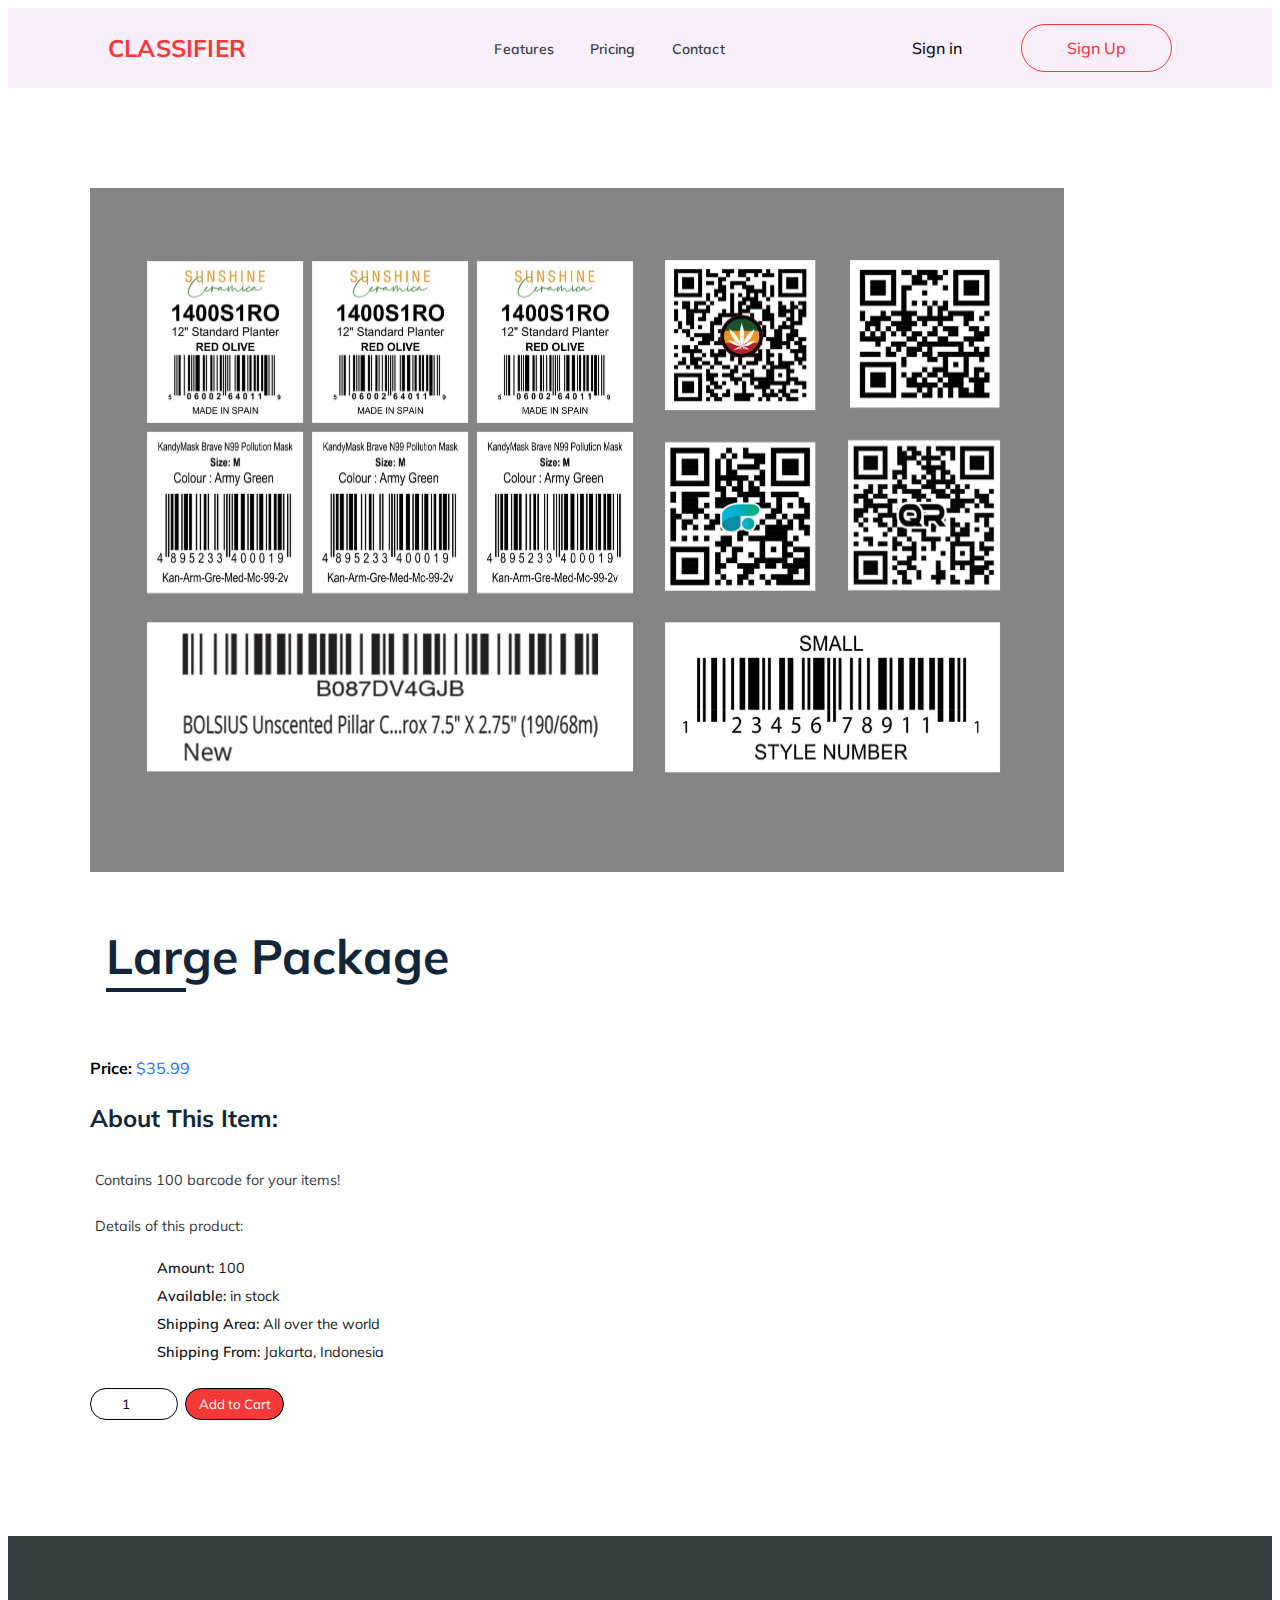
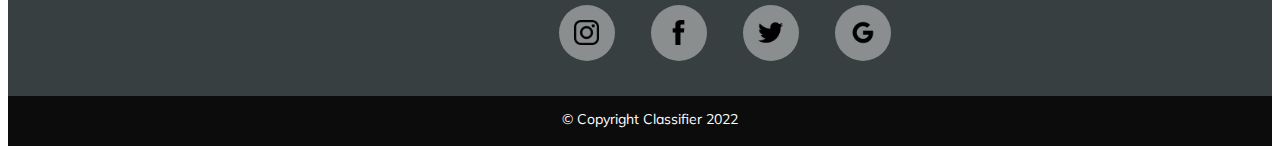
<file: Project/item4.html>
<!DOCTYPE html>
<html lang="en">
<head>
    <meta charset="UTF-8">
    <meta http-equiv="X-UA-Compatible" content="IE=edge">
    <meta name="viewport" content="width=device-width, initial-scale=1.0">
    <title>item-4</title>
    <link rel="stylesheet" href="item4.css">
    <link rel="preconnect" href="https://fonts.googleapis.com">
    <link rel="preconnect" href="https://fonts.gstatic.com" crossorigin>
    <link href="https://fonts.googleapis.com/css2?family=Lato:wght@700&family=Mulish:ital,wght@0,200;0,300;0,400;0,500;0,600;0,700;0,800;0,900;1,200;1,300;1,400;1,500;1,600;1,700;1,800;1,900&display=swap" rel="stylesheet">
</head>
<body>
    <nav class="nav">
        <div class="nav-brand">
            <a href="index.html">Classifier</a>
        </div> 
        <div class="nav-link">
            <a href="#feature">Features</a>
            <a href="#pricing">Pricing</a>
            <a href="contacs.html">Contact</a>
        </div>
        <div class="nav-action">
            <button class="btn-normal" style="margin-right: 10px;"><a href="Login.html">Sign in</a></button>
            <button class="btn-border"><a href="Login.html">Sign Up</a></button>
        </div>
    </nav>
    <div class = "card-wrapper">
        <div class = "card">
          <div class = "product-imgs">
            <div class = "img-display">
                <img src = "images/prod-img.jpg" alt = "">
            </div>
          </div>
        <div class = "product-content">
            <h2 class = "product-title">Large Package</h2>
        </div>
            <div class = "product-price">
              <p class = "price">Price: <span>$35.99</span></p>
            </div>
            <div class = "product-detail">
              <h2>about this item: </h2>
              <p>Contains 100 barcode for your items!</p>
              <p>Details of this product:</p>
              <ul>
                <li>Amount: <span>100</span></li>
                <li>Available: <span>in stock</span></li>
                <li>Shipping Area: <span>All over the world</span></li>
                <li>Shipping From: <span>Jakarta, Indonesia</span></li>
              </ul>
            </div>
  
            <div class = "purchase-info">
              <input type = "number" min = "0" value = "1">
              <button type = "button" class = "btn">Add to Cart</button>
            </div>
          </div>
        </div>
      </div>
      <div class="footer">
        <div class="footer-container">
            <div class="footer-link">
                <a href="instagram.com"><img src="images/instagram.png" alt="instagram"></a>
                <a href="facebook.com"><img src="images/fb.png" alt="facebook"></a>
                <a href="twitter.com"><img src="images/twitter.png" alt="twitter"></a>
                <a href=""><img src="images/google.png" alt="email"></a>
            </div>
        </div>
    </div>
    <div class="footer-bottom">
        <div class="last-box">
            <a>&copy; Copyright Classifier 2022</a>
        </div>
    </div>
</body>
</html>
</file>
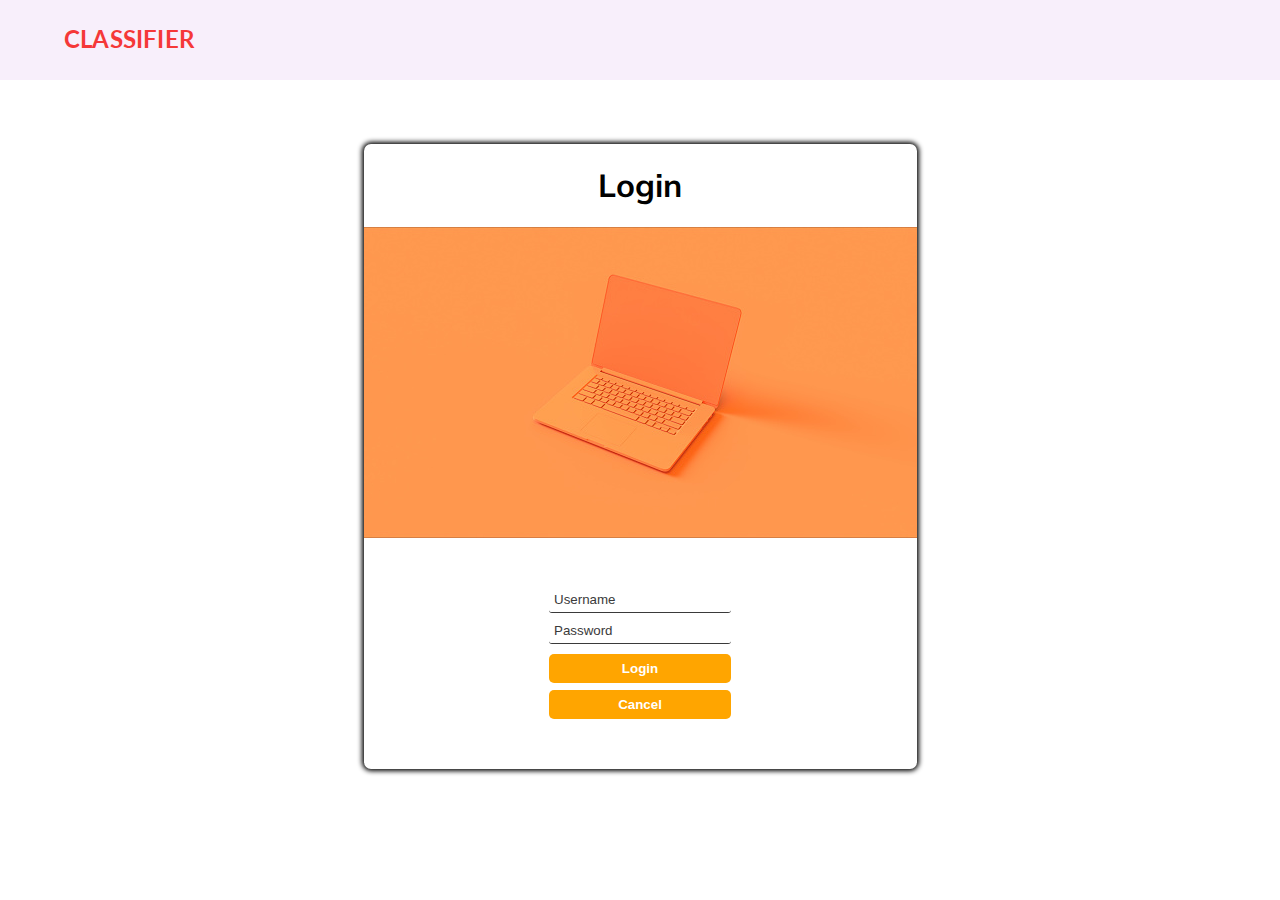
<file: Project/Login.html>
<!DOCTYPE html>
<html lang="en">

<head>
  <meta charset="UTF-8">
  <meta name="viewport" content="width=device-width, initial-scale=1.0">
  <title>Login</title>
  <link rel="preconnect" href="https://fonts.googleapis.com">
    <link rel="preconnect" href="https://fonts.gstatic.com" crossorigin>
    <link href="https://fonts.googleapis.com/css2?family=Lato:wght@700&family=Mulish:ital,wght@0,200;0,300;0,400;0,500;0,600;0,700;0,800;0,900;1,200;1,300;1,400;1,500;1,600;1,700;1,800;1,900&display=swap" rel="stylesheet">
  <link rel="stylesheet" href="login.css">
  <script defer src="login.js"></script>
</head>

<body>
  <nav class="nav">
    <div class="nav-brand">
        <a href="index.html">Classifier</a>
    </div> 
</nav>
  <main id="main_holder">
     <h1 id="login_title">Login</h1>
    <div class = "imgcontainer">
      <img src= "images/orange.jpg">
    </div>
    <div id="login_error_box">
      <p id="login_error_msg">Invalid username <span id="login_eror_msg_2">and/or password</span></p>
    </div>
    
    <form id="login_box">
      <input type="text" name="username" id="username_boxfield" class="login_box_text" placeholder="Username">
      <input type="password" name="password" id="password_box" class="login_box_text" placeholder="Password">
      <input type="submit" value="Login" id="login_box_submit">
      <button class ="cancel-button"><a href="index.html">Cancel</a></button>
    </form>
    </main>
</body>

</html>
</file>
<file: style.css>
* {
    font-family: 'Mulish', sans-serif;
    scroll-behavior: smooth;
}

/* navbar */
.nav {
    height: 40px;
    display: flex;
    flex-direction: row;
    justify-content: space-between;
    align-items: center;
    padding: 20px 100px;
    background-color:rgba(188, 107, 217, 0.11) ;
}

/* classifier logo */
.nav-brand {
    font-family: 'Lato', sans-serif;
    font-weight: bold;
    font-size: 24px;
    letter-spacing: 0.2px;
    text-transform: uppercase;
    color: #f53838;
    transition: color 250ms ease-in-out;
}

/* to change the color of the logo on hover */
.nav-brand > a:hover {
    color: #b82020;
}

/* the 3 links on the navbar */
.nav-link {
    margin-left: 10%;
    color: #373f41;
}

/* remove undderline default on <a></a> and inherit the color from navbrand */
.nav-brand > a, 
.nav-link > a {
    text-decoration: none;
    color: inherit;
}

/* adjust the position and transition for the 3 links */
.nav-link > a {
    margin: 0 16px;
    transition: color 150ms ease-in-out;
    font-size: 14px;
    letter-spacing: 0.2px;
    font-weight: 600;
}

/* on hover for the links */
.nav-link > a:hover {
    color: #f53838;
}

/* sign in and sign up stying */
.nav-action > button {
    border: none;
    background-color: transparent;
    cursor: pointer;
    padding: 13px 45px ;
    font-weight: 500;
    font-size: 16px;
}

.nav-action > button >a {
    color: inherit;
}

/* sign in styling */
.btn-normal {
    color: #0b0c0c;
    border: 1px solid transparent;
    transition: color 150ms ease-in-out, background-color 150ms ease-in-out;
}

.btn-normal a {
    text-decoration: none;
    font-style: none;
}

/* sign up syling */
.nav-action >:last-child {
    border: 1px solid #f53838;
    color: #f53838;
    border-radius: 50px;
    transition: color 150ms ease-in-out;
    transition: background-color 150ms ease-in-out;
}

.btn-border a {
    text-decoration: none;
    font-style: none;
}

.btn-border:hover {
    background-color: #f53838;
} .btn-border:hover a{
    color: white;
}

.btn-normal:hover {
    color:black;
    background-color: transparent;
    border-radius: 50px;
    border: 1px solid black;
}

/* motto adjusting */
.hero {
    height: calc(100vh-80px);
    background-color: rgba(187, 107, 217, 0.056);
    display: flex;
    justify-content: center;
    align-items: center;
}

/* content container */
.hero-container {
    margin-top: 1%;
    width: 90%;
    text-align: center;
    max-width: 700px;
    margin-bottom: 1%;
}

.hero-title {
    font-weight: bold;
    font-size: 44px;
    letter-spacing: 0.2px;
    margin-bottom: 32px;
    color: #373f41;
}

/* to change the color, title-2 is a span */
.title-2 {
    color: #f53838;
}

/* description */
.hero-description {
    letter-spacing: 0.3px;
    color: #737B7D;
    margin-bottom: 56px ;
}

/* get started button */
.hero-button {
    padding: 16px 64px;
    border: none;
    color: white;
    background-color: #f53838;
    cursor: pointer;
    border-radius: 10px;
    font-weight: bold;
    transition: backgtound-color 250ms ease-in-out;
}

.hero-button a{
    text-decoration: none;
    font-style: none;
    color: white;
}

.hero-button:hover {
    background-color: #b82020;
}

/* feature */
.feature {
    padding: 70px 0;
    text-align: center;
}

.feature-title{
    margin-bottom: 24px;
    font-size: 18px;
    letter-spacing: 0.1px;
    color:  #373f41;
}
.feature-description {
    margin-bottom: 35px;
}

/* contain the 2 fefatures */
.feature-list {
    display: flex;
    align-items: flex-start;
    padding: 0 100px;
}

.feature-item {
    flex: 1;
    color: #373f41;
    margin: 0 10px;
}

.feature-item-title {
    font-size: 18px;
    letter-spacing: 0.2px;
    margin-bottom: 12px;
}

.feature-item img {
    height: 200px;
    width: 200px;
}

/* pricing */
.pricing {
    height: calc(100vh-80px);
    background-color: rgba(187, 107, 217, 0.056);
    display: flex;
    justify-content: center;
    align-items: center;
}

/* contains the pricing content */
.pricing-container {
    margin-top: 1%;
    width: 90%;
    text-align: center;
    max-width: 700px;
    justify-content: center;
    margin-bottom: 2%;
}

.pricing-title {
    margin-bottom: 24px;
    font-size: 18px;
    letter-spacing: 0.1px;
    color:  #373f41;
}

/* a list for the different items */
.pricing-list {
    align-items: flex-start
}

.pricing-item {
    color: #373f41;
    background-color: rgba(224, 222, 222, 0.5);
    padding: 0 50px 30px 50px;
}

.pricing-item-title {
    font-size: 18px;
    letter-spacing: 0.2px;
    margin-bottom: 12px;
}

.pricing-details {
    padding-left: 5px;
    text-align: left;
}

/* button styling */
.pricing-button {
    padding: 15px 20px;
    border: none;
    color: white;
    background-color: #f53838;
    cursor: pointer;
    border-radius: 10px;
    font-weight: bold;
    transition: backgtound-color 250ms ease-in-out;
}

.pricing-button a{
    text-decoration: none;
    font-style: none;
    color: white;
}

.pricing-button:hover {
    background-color: #b82020;
}

/* footer */
.footer {
    height: 120px;
    display: flex;
    flex-direction: row;
    justify-content: space-between;
    align-items: center;
    padding-top: 40px;
    background-color:#373f41;
}

/* contain th footer content, only the social media */
.footer-container{
    padding-left: 29%;
    margin-top: 1%;
    width: 90%;
    text-align: center;
    max-width: 700px;
    margin-bottom: 1%;
}

/* social media links */
.footer-link {
    color: white
}
 
.footer-link  a {
    text-decoration: none;
    height:46px;
    display: inline-block;
    width:46px;
    padding:5px;
    border-radius:40px;
    margin:5px;
    background: rgba(224, 222, 222, 0.5);
    margin: 0 16px;
    transition: color 150ms ease-in-out;
}

.footer-link img {
    margin-top: 10px;
    height: 25px;
    width: 25px;
}

/* bottom part of footer, copyright */
.footer-bottom{
    background: rgb(12, 12, 12);
    width:100%;
    height: 50px;
    display: flex;
    justify-content: center;
}

/* customise the text */
.footer-bottom a{
    color:#fff;
    font-size:14px;
    margin-left:20px;
    text-decoration:none;
}
.last-box{
    margin-top:10px;
}
</file>
<file: Project/style.css>
* {
    font-family: 'Mulish', sans-serif;
    scroll-behavior: smooth;
}

.nav {
    height: 40px;
    display: flex;
    flex-direction: row;
    justify-content: space-between;
    align-items: center;
    padding: 20px 100px;
    background-color:rgba(188, 107, 217, 0.11) ;
}

.nav-brand {
    font-family: 'Lato', sans-serif;
    font-weight: bold;
    font-size: 24px;
    letter-spacing: 0.2px;
    text-transform: uppercase;
    color: #f53838;
    transition: color 250ms ease-in-out;
}

.nav-brand > a:hover {
    color: #b82020;
}

.nav-link {
    margin-left: 10%;
    color: #373f41;
}

.nav-brand > a, 
.nav-link > a {
    text-decoration: none;
    color: inherit;
}

.nav-link > a {
    margin: 0 16px;
    transition: color 150ms ease-in-out;
    font-size: 14px;
    letter-spacing: 0.2px;
    font-weight: 600;
}

.nav-link > a:hover {
    color: #f53838;
}

.nav-action > button {
    border: none;
    background-color: transparent;
    cursor: pointer;
    padding: 13px 45px ;
    font-weight: 500;
    font-size: 16px;
}

.nav-action > button >a {
    color: inherit;
}

.btn-normal {
    color: #0b0c0c;
    border: 1px solid transparent;
    transition: color 150ms ease-in-out, background-color 150ms ease-in-out;
}

.btn-normal a {
    text-decoration: none;
    font-style: none;
}

.nav-action >:last-child {
    border: 1px solid #f53838;
    color: #f53838;
    border-radius: 50px;
    transition: color 150ms ease-in-out;
    transition: background-color 150ms ease-in-out;
}

.btn-border a {
    text-decoration: none;
    font-style: none;
}

.btn-border:hover {
    background-color: #f53838;
} .btn-border:hover a{
    color: white;
}

.btn-normal:hover {
    color:black;
    background-color: transparent;
    border-radius: 50px;
    border: 1px solid black;
}

.hero {
    height: calc(100vh-80px);
    background-color: rgba(187, 107, 217, 0.056);
    display: flex;
    justify-content: center;
    align-items: center;
}

.hero-container {
    margin-top: 1%;
    width: 90%;
    text-align: center;
    max-width: 700px;
    margin-bottom: 1%;
}

.hero-title {
    font-weight: bold;
    font-size: 44px;
    letter-spacing: 0.2px;
    margin-bottom: 32px;
    color: #373f41;
}

.title-2 {
    color: #f53838;
}

.hero-description {
    letter-spacing: 0.3px;
    color: #737B7D;
    margin-bottom: 56px ;
}

.hero-button {
    padding: 16px 64px;
    border: none;
    color: white;
    background-color: #f53838;
    cursor: pointer;
    border-radius: 10px;
    font-weight: bold;
    transition: backgtound-color 250ms ease-in-out;
}

.hero-button a{
    text-decoration: none;
    font-style: none;
    color: white;
}

.hero-button:hover {
    background-color: #b82020;
}

.feature {
    padding: 70px 0;
    text-align: center;
}

.feature-title{
    margin-bottom: 24px;
    font-size: 18px;
    letter-spacing: 0.1px;
    color:  #373f41;
}
.feature-description {
    margin-bottom: 35px;
}

.feature-list {
    display: flex;
    align-items: flex-start;
    padding: 0 100px;
}

.feature-item {
    flex: 1;
    color: #373f41;
    margin: 0 10px;
}

.feature-item-title {
    font-size: 18px;
    letter-spacing: 0.2px;
    margin-bottom: 12px;
}

.feature-item img {
    height: 200px;
    width: 200px;
}

.pricing {
    height: calc(100vh-80px);
    background-color: rgba(187, 107, 217, 0.056);
    display: flex;
    justify-content: center;
    align-items: center;
}

.pricing-container {
    margin-top: 1%;
    width: 90%;
    text-align: center;
    max-width: 700px;
    justify-content: center;
    margin-bottom: 2%;
}

.pricing-title {
    margin-bottom: 24px;
    font-size: 18px;
    letter-spacing: 0.1px;
    color:  #373f41;
}


.pricing-list {
    align-items: flex-start
}

.pricing-item {
    color: #373f41;
    background-color: rgba(224, 222, 222, 0.5);
    padding: 0 50px 30px 50px;
}

.pricing-item-title {
    font-size: 18px;
    letter-spacing: 0.2px;
    margin-bottom: 12px;
}

.pricing-details {
    padding-left: 5px;
    text-align: left;
}

.pricing-button {
    padding: 15px 20px;
    border: none;
    color: white;
    background-color: #f53838;
    cursor: pointer;
    border-radius: 10px;
    font-weight: bold;
    transition: backgtound-color 250ms ease-in-out;
}

.pricing-button a{
    text-decoration: none;
    font-style: none;
    color: white;
}

.pricing-button:hover {
    background-color: #b82020;
}

.footer {
    height: 120px;
    display: flex;
    flex-direction: row;
    justify-content: space-between;
    align-items: center;
    padding-top: 40px;
    background-color:#373f41;
}

.footer-container{
    padding-left: 29%;
    margin-top: 1%;
    width: 90%;
    text-align: center;
    max-width: 700px;
    margin-bottom: 1%;
}

.footer-link {
    color: white
}
 
.footer-link  a {
    text-decoration: none;
    height:46px;
    display: inline-block;
    width:46px;
    padding:5px;
    border-radius:40px;
    margin:5px;
    background: rgba(224, 222, 222, 0.5);
    margin: 0 16px;
    transition: color 150ms ease-in-out;
}

.footer-link img {
    margin-top: 10px;
    height: 25px;
    width: 25px;
}

.footer-bottom{
    background: rgb(12, 12, 12);
    width:100%;
    height: 50px;
    display: flex;
    justify-content: center;
}

.footer-bottom a{
    color:#fff;
    font-size:14px;
    margin-left:20px;
    text-decoration:none;
}
.last-box{
    margin-top:10px;
}
</file>
<file: contact.css>
* {
    font-family: 'Mulish', sans-serif;
    scroll-behavior: smooth;
}
/* everything for navbar and footer is the same as the one in style.css */
.nav {
    height: 40px;
    display: flex;
    flex-direction: row;
    justify-content: space-between;
    align-items: center;
    padding: 20px 100px;
    background-color:rgba(188, 107, 217, 0.11) ;
}

.nav-brand {
    font-family: 'Lato', sans-serif;
    font-weight: bold;
    font-size: 24px;
    letter-spacing: 0.2px;
    text-transform: uppercase;
    color: #f53838;
    transition: color 250ms ease-in-out;
}

.nav-brand > a:hover {
    color: #b82020;
}

.nav-link {
    margin-left: 10%;
    color: #373f41;
}

.nav-brand > a, 
.nav-link > a {
    text-decoration: none;
    color: inherit;
}

.nav-link > a {
    margin: 0 16px;
    transition: color 150ms ease-in-out;
    font-size: 14px;
    letter-spacing: 0.2px;
    font-weight: 600;
}

.nav-link > a:hover {
    color: #f53838;
}

.nav-action > button >a {
    color: inherit;
}

.nav-action > button {
    border: none;
    background-color: transparent;
    cursor: pointer;
    padding: 13px 45px ;
    font-weight: 500;
    font-size: 16px;
}

.btn-normal {
    color: #0b0c0c;
    border: 1px solid transparent;
    transition: color 150ms ease-in-out, background-color 150ms ease-in-out;
}

.nav-action >:last-child {
    border: 1px solid #f53838;
    color: #f53838;
    border-radius: 50px;
    transition: color 150ms ease-in-out;
    transition: background-color 150ms ease-in-out;
}

.btn-border:hover {
    color: white;
    background-color: #f53838;
}

.btn-normal > a, .btn-border > a {
    font-style: none;
    text-decoration: none;
}

.btn-normal:hover {
    color:black;
    background-color: transparent;
    border-radius: 50px;
    border: 1px solid black;
}

/* main container  */
.container{
	position: relative;
	width: 100%;
	height: 100%;
	display: flex;
	justify-content: center;
	align-items: center;
	padding-top: 70px;
    padding-bottom: 70px;
}

/* create the separation left and right */
.container:after{
	content: '';
	position: absolute;
	width: 100%;
	height: 100%;
	left: 0;
	top: 0;
	filter: blur(50px);
	z-index: -1;
}

.contact-box{
	max-width: 850px;
	display: grid;
	grid-template-columns: repeat(2, 1fr);
	justify-content: center;
	align-items: center;
	text-align: center;
	background-color: #fff;
	box-shadow: 0px 0px 19px 5px rgba(0,0,0,0.19);
}

.left{
	background: url("images/orange.jpg") no-repeat center;
	background-size: cover;
	height: 100%;
}

/* right side formating */
.right{
	padding: 25px 40px;
}

h2{
	position: relative;
	padding: 0 0 10px;
	margin-bottom: 10px;
}

h2:after{
	content: '';
    position: absolute;
    left: 50%;
    bottom: 0;
    transform: translateX(-50%);
    height: 4px;
    width: 50px;
    border-radius: 2px;
    background-color: #f53838;
}

.field{
	width: 100%;
	border: 2px solid rgba(0, 0, 0, 0);
	outline: none;
	background-color: rgba(230, 230, 230, 1);
	padding: 0.5rem 1rem;
	font-size: 1.1rem;
	margin-bottom: 22px;
	transition: .3s;
}

.field:hover{
	background-color: rgba(0, 0, 0, 0.1);
}

textarea{
	min-height: 150px;
}

.btn{
	width: 100%;
	padding: 0.5rem 1rem;
	background-color: #f53838;
	color: #fff;
	font-size: 1.1rem;
	border: none;
	outline: none;
	cursor: pointer;
	transition: .3s;
}

.btn:hover{
    background-color: #b82020;
}

/* same as style.css */
.footer {
    height: 120px;
    display: flex;
    flex-direction: row;
    justify-content: space-between;
    align-items: center;
    padding-top: 40px;
    background-color:#373f41;
}

.footer-container{
    padding-left: 29%;
    margin-top: 1%;
    width: 90%;
    text-align: center;
    max-width: 700px;
    margin-bottom: 1%;
}

.footer-link {
    color: white
}
 
.footer-link  a {
    text-decoration: none;
    height:46px;
    display: inline-block;
    width:46px;
    padding:5px;
    border-radius:40px;
    margin:5px;
    background: rgba(224, 222, 222, 0.5);
    margin: 0 16px;
    transition: color 150ms ease-in-out;
}

.footer-link img {
    margin-top: 10px;
    height: 25px;
    width: 25px;
}

.footer-bottom{
    background: rgb(12, 12, 12);
    width:100%;
    height: 50px;
    display: flex;
    justify-content: center;
}

.footer-bottom a{
    color:#fff;
    font-size:14px;
    margin-left:20px;
    text-decoration:none;
}
.last-box{
    margin-top:10px;
}
</file>
<file: item1.css>
* {
    font-family: 'Mulish', sans-serif;
    scroll-behavior: smooth;
}

body{
    line-height: 1.5;
}

/* same navbar as style.css */
.nav {
    height: 40px;
    display: flex;
    flex-direction: row;
    justify-content: space-between;
    align-items: center;
    padding: 20px 100px;
    background-color:rgba(188, 107, 217, 0.11) ;
}

.nav-brand {
    font-family: 'Lato', sans-serif;
    font-weight: bold;
    font-size: 24px;
    letter-spacing: 0.2px;
    text-transform: uppercase;
    color: #f53838;
    transition: color 250ms ease-in-out;
}

.nav-brand > a:hover {
    color: #b82020;
}

.nav-link {
    margin-left: 10%;
    color: #373f41;
}

.nav-brand > a, 
.nav-link > a {
    text-decoration: none;
    color: inherit;
}

.nav-link > a {
    margin: 0 16px;
    transition: color 150ms ease-in-out;
    font-size: 14px;
    letter-spacing: 0.2px;
    font-weight: 600;
}

.nav-link > a:hover {
    color: #f53838;
}

.nav-action > button >a {
    color: inherit;
}

.nav-action > button {
    border: none;
    background-color: transparent;
    cursor: pointer;
    padding: 13px 45px ;
    font-weight: 500;
    font-size: 16px;
}

.btn-normal {
    color: #0b0c0c;
    border: 1px solid transparent;
    transition: color 150ms ease-in-out, background-color 150ms ease-in-out;
}

.nav-action >:last-child {
    border: 1px solid #f53838;
    color: #f53838;
    border-radius: 50px;
    transition: color 150ms ease-in-out;
    transition: background-color 150ms ease-in-out;
}

.btn-border:hover {
    color: white;
    background-color: #f53838;
}

.btn-normal > a, .btn-border > a {
    font-style: none;
    text-decoration: none;
}

.btn-normal:hover {
    color:black;
    background-color: transparent;
    border-radius: 50px;
    border: 1px solid black;
}

/* wrapper to contain the whole item on sale */
.card-wrapper{
    max-width: 1100px;
    margin: 100px auto;
}

/* image styling */
img{
    width: 973.5px;
    height: 684px;
    display: block;
}

.img-display{
    overflow: hidden;
}

/* contain the product title, price, desc */
.product-content{
    padding: 2rem 1rem;
}

.product-title{
    font-size: 3rem;
    text-transform: capitalize;
    font-weight: 700;
    position: relative;
    color: #12263a;
    margin: 1rem 0;
}

/* create a line below the title */
.product-title::after{
    content: "";
    position: absolute;
    left: 0;
    bottom: 0;
    height: 4px;
    width: 80px;
    background: #12263a;
}

.product-price{
    margin: 1rem 0;
    font-size: 1rem;
    font-weight: 700;
}

.product-price span{
    font-weight: 400;
}

/* change the color for the price text */
.price span{
    color: #256eff;
}

/* product detail */
.product-detail h2{
    text-transform: capitalize;
    color: #12263a;
    padding-bottom: 0.6rem;
}

.product-detail p{
    font-size: 0.9rem;
    padding: 0.3rem;
    opacity: 0.8;
}

.product-detail ul{
    margin: 1rem 0;
    font-size: 0.9rem;
}

.product-detail ul li{
    margin: 0;
    list-style: none;
    padding-left: 1.7rem;
    margin: 0.4rem 0;
    font-weight: 600;
    opacity: 0.9;
}

/* to make the text after ':' look different */
.product-detail ul li span{
    font-weight: 400;
}

/* add to cart and how many item bought */
.purchase-info{
    margin: 1.5rem 0;
}

.purchase-info input,
.purchase-info .btn{
    border: 1.5px solid black;
    border-radius: 25px;
    text-align: center;
    padding: 0.45rem 0.8rem;
    outline: 0;
    margin-right: 0.2rem;
    margin-bottom: 1rem;
}

.purchase-info input{
    width: 60px;
}

.purchase-info .btn{
    cursor: pointer;
    color: white;
    background-color: #f53838;
}

.purchase-info .btn:hover{
    background-color: #b82020;
}

/* same footer as style.css */
.footer {
    height: 120px;
    display: flex;
    flex-direction: row;
    justify-content: space-between;
    align-items: center;
    padding-top: 40px;
    background-color:#373f41;
}

.footer-container{
    padding-left: 29%;
    margin-top: 1%;
    width: 90%;
    text-align: center;
    max-width: 700px;
    margin-bottom: 1%;
}

.footer-link {
    color: white
}
 
.footer-link  a {
    text-decoration: none;
    height:46px;
    display: inline-block;
    width:46px;
    padding:5px;
    border-radius:40px;
    margin:5px;
    background: rgba(224, 222, 222, 0.5);
    margin: 0 16px;
    transition: color 150ms ease-in-out;
}

.footer-link img {
    margin-left: 10px;
    margin-top: 10px;
    height: 25px;
    width: 25px;
}

.footer-bottom{
    background: rgb(12, 12, 12);
    width:100%;
    height: 50px;
    display: flex;
    justify-content: center;
}

.footer-bottom a{
    color:#fff;
    font-size:14px;
    margin-left:20px;
    text-decoration:none;
}
.last-box{
    margin-top:10px;
}
</file>
<file: item2.css>
* {
    font-family: 'Mulish', sans-serif;
    scroll-behavior: smooth;
}

body{
    line-height: 1.5;
}

/* same navbar as style.css */
.nav {
    height: 40px;
    display: flex;
    flex-direction: row;
    justify-content: space-between;
    align-items: center;
    padding: 20px 100px;
    background-color:rgba(188, 107, 217, 0.11) ;
}

.nav-brand {
    font-family: 'Lato', sans-serif;
    font-weight: bold;
    font-size: 24px;
    letter-spacing: 0.2px;
    text-transform: uppercase;
    color: #f53838;
    transition: color 250ms ease-in-out;
}

.nav-brand > a:hover {
    color: #b82020;
}

.nav-link {
    margin-left: 10%;
    color: #373f41;
}

.nav-brand > a, 
.nav-link > a {
    text-decoration: none;
    color: inherit;
}

.nav-link > a {
    margin: 0 16px;
    transition: color 150ms ease-in-out;
    font-size: 14px;
    letter-spacing: 0.2px;
    font-weight: 600;
}

.nav-link > a:hover {
    color: #f53838;
}

.nav-action > button >a {
    color: inherit;
}

.nav-action > button {
    border: none;
    background-color: transparent;
    cursor: pointer;
    padding: 13px 45px ;
    font-weight: 500;
    font-size: 16px;
}

.btn-normal {
    color: #0b0c0c;
    border: 1px solid transparent;
    transition: color 150ms ease-in-out, background-color 150ms ease-in-out;
}

.nav-action >:last-child {
    border: 1px solid #f53838;
    color: #f53838;
    border-radius: 50px;
    transition: color 150ms ease-in-out;
    transition: background-color 150ms ease-in-out;
}

.btn-border:hover {
    color: white;
    background-color: #f53838;
}

.btn-normal > a, .btn-border > a {
    font-style: none;
    text-decoration: none;
}

.btn-normal:hover {
    color:black;
    background-color: transparent;
    border-radius: 50px;
    border: 1px solid black;
}

/* same styling as item1.css */
.card-wrapper{
    max-width: 1100px;
    margin: 100px auto;
}

img{
    width: 973.5px;
    height: 684px;
    display: block;
}

.img-display{
    overflow: hidden;
}

.product-content{
    padding: 2rem 1rem;
}

.product-title{
    font-size: 3rem;
    text-transform: capitalize;
    font-weight: 700;
    position: relative;
    color: #12263a;
    margin: 1rem 0;
}

.product-title::after{
    content: "";
    position: absolute;
    left: 0;
    bottom: 0;
    height: 4px;
    width: 80px;
    background: #12263a;
}

.product-price{
    margin: 1rem 0;
    font-size: 1rem;
    font-weight: 700;
}

.product-price span{
    font-weight: 400;
}

.price span{
    color: #256eff;
}

.product-detail h2{
    text-transform: capitalize;
    color: #12263a;
    padding-bottom: 0.6rem;
}

.product-detail p{
    font-size: 0.9rem;
    padding: 0.3rem;
    opacity: 0.8;
}

.product-detail ul{
    margin: 1rem 0;
    font-size: 0.9rem;
}

.product-detail ul li{
    margin: 0;
    list-style: none;
    padding-left: 1.7rem;
    margin: 0.4rem 0;
    font-weight: 600;
    opacity: 0.9;
}

.product-detail ul li span{
    font-weight: 400;
}

.purchase-info{
    margin: 1.5rem 0;
}

.purchase-info input,
.purchase-info .btn{
    border: 1.5px solid black;
    border-radius: 25px;
    text-align: center;
    padding: 0.45rem 0.8rem;
    outline: 0;
    margin-right: 0.2rem;
    margin-bottom: 1rem;
}

.purchase-info input{
    width: 60px;
}

.purchase-info .btn{
    cursor: pointer;
    color: white;
    background-color: #f53838;
}

.purchase-info .btn:hover{
    background-color: #b82020;
}

/* same footer as style.css */
.footer {
    height: 120px;
    display: flex;
    flex-direction: row;
    justify-content: space-between;
    align-items: center;
    padding-top: 40px;
    background-color:#373f41;
}

.footer-container{
    padding-left: 29%;
    margin-top: 1%;
    width: 90%;
    text-align: center;
    max-width: 700px;
    margin-bottom: 1%;
}

.footer-link {
    color: white
}
 
.footer-link  a {
    text-decoration: none;
    height:46px;
    display: inline-block;
    width:46px;
    padding:5px;
    border-radius:40px;
    margin:5px;
    background: rgba(224, 222, 222, 0.5);
    margin: 0 16px;
    transition: color 150ms ease-in-out;
}

.footer-link img {
    margin-left: 10px;
    margin-top: 10px;
    height: 25px;
    width: 25px;
}

.footer-bottom{
    background: rgb(12, 12, 12);
    width:100%;
    height: 50px;
    display: flex;
    justify-content: center;
}

.footer-bottom a{
    color:#fff;
    font-size:14px;
    margin-left:20px;
    text-decoration:none;
}
.last-box{
    margin-top:10px;
}
</file>
<file: item3.css>
* {
    font-family: 'Mulish', sans-serif;
    scroll-behavior: smooth;
}

body{
    line-height: 1.5;
}

/* same navbar as style.css */
.nav {
    height: 40px;
    display: flex;
    flex-direction: row;
    justify-content: space-between;
    align-items: center;
    padding: 20px 100px;
    background-color:rgba(188, 107, 217, 0.11) ;
}

.nav-brand {
    font-family: 'Lato', sans-serif;
    font-weight: bold;
    font-size: 24px;
    letter-spacing: 0.2px;
    text-transform: uppercase;
    color: #f53838;
    transition: color 250ms ease-in-out;
}

.nav-brand > a:hover {
    color: #b82020;
}

.nav-link {
    margin-left: 10%;
    color: #373f41;
}

.nav-brand > a, 
.nav-link > a {
    text-decoration: none;
    color: inherit;
}

.nav-link > a {
    margin: 0 16px;
    transition: color 150ms ease-in-out;
    font-size: 14px;
    letter-spacing: 0.2px;
    font-weight: 600;
}

.nav-link > a:hover {
    color: #f53838;
}

.nav-action > button >a {
    color: inherit;
}

.nav-action > button {
    border: none;
    background-color: transparent;
    cursor: pointer;
    padding: 13px 45px ;
    font-weight: 500;
    font-size: 16px;
}

.btn-normal {
    color: #0b0c0c;
    border: 1px solid transparent;
    transition: color 150ms ease-in-out, background-color 150ms ease-in-out;
}

.nav-action >:last-child {
    border: 1px solid #f53838;
    color: #f53838;
    border-radius: 50px;
    transition: color 150ms ease-in-out;
    transition: background-color 150ms ease-in-out;
}

.btn-border:hover {
    color: white;
    background-color: #f53838;
}

.btn-normal > a, .btn-border > a {
    font-style: none;
    text-decoration: none;
}

.btn-normal:hover {
    color:black;
    background-color: transparent;
    border-radius: 50px;
    border: 1px solid black;
}

/* same styling as item1.css */
.card-wrapper{
    max-width: 1100px;
    margin: 100px auto;
}

img{
    width: 973.5px;
    height: 684px;
    display: block;
}

.img-display{
    overflow: hidden;
}

.product-content{
    padding: 2rem 1rem;
}

.product-title{
    font-size: 3rem;
    text-transform: capitalize;
    font-weight: 700;
    position: relative;
    color: #12263a;
    margin: 1rem 0;
}

.product-title::after{
    content: "";
    position: absolute;
    left: 0;
    bottom: 0;
    height: 4px;
    width: 80px;
    background: #12263a;
}

.product-price{
    margin: 1rem 0;
    font-size: 1rem;
    font-weight: 700;
}

.product-price span{
    font-weight: 400;
}

.price span{
    color: #256eff;
}

.product-detail h2{
    text-transform: capitalize;
    color: #12263a;
    padding-bottom: 0.6rem;
}

.product-detail p{
    font-size: 0.9rem;
    padding: 0.3rem;
    opacity: 0.8;
}

.product-detail ul{
    margin: 1rem 0;
    font-size: 0.9rem;
}

.product-detail ul li{
    margin: 0;
    list-style: none;
    padding-left: 1.7rem;
    margin: 0.4rem 0;
    font-weight: 600;
    opacity: 0.9;
}

.product-detail ul li span{
    font-weight: 400;
}

.purchase-info{
    margin: 1.5rem 0;
}

.purchase-info input,
.purchase-info .btn{
    border: 1.5px solid black;
    border-radius: 25px;
    text-align: center;
    padding: 0.45rem 0.8rem;
    outline: 0;
    margin-right: 0.2rem;
    margin-bottom: 1rem;
}

.purchase-info input{
    width: 60px;
}

.purchase-info .btn{
    cursor: pointer;
    color: white;
    background-color: #f53838;
}

.purchase-info .btn:hover{
    background-color: #b82020;
}

/* same footer as style.css */
.footer {
    height: 120px;
    display: flex;
    flex-direction: row;
    justify-content: space-between;
    align-items: center;
    padding-top: 40px;
    background-color:#373f41;
}

.footer-container{
    padding-left: 29%;
    margin-top: 1%;
    width: 90%;
    text-align: center;
    max-width: 700px;
    margin-bottom: 1%;
}

.footer-link {
    color: white
}
 
.footer-link  a {
    text-decoration: none;
    height:46px;
    display: inline-block;
    width:46px;
    padding:5px;
    border-radius:40px;
    margin:5px;
    background: rgba(224, 222, 222, 0.5);
    margin: 0 16px;
    transition: color 150ms ease-in-out;
}

.footer-link img {
    margin-left: 10px;
    margin-top: 10px;
    height: 25px;
    width: 25px;
}

.footer-bottom{
    background: rgb(12, 12, 12);
    width:100%;
    height: 50px;
    display: flex;
    justify-content: center;
}

.footer-bottom a{
    color:#fff;
    font-size:14px;
    margin-left:20px;
    text-decoration:none;
}
.last-box{
    margin-top:10px;
}
</file>
<file: item4.css>
* {
    font-family: 'Mulish', sans-serif;
    scroll-behavior: smooth;
}

body{
    line-height: 1.5;
}

/* same navbar as style.css */
.nav {
    height: 40px;
    display: flex;
    flex-direction: row;
    justify-content: space-between;
    align-items: center;
    padding: 20px 100px;
    background-color:rgba(188, 107, 217, 0.11) ;
}

.nav-brand {
    font-family: 'Lato', sans-serif;
    font-weight: bold;
    font-size: 24px;
    letter-spacing: 0.2px;
    text-transform: uppercase;
    color: #f53838;
    transition: color 250ms ease-in-out;
}

.nav-brand > a:hover {
    color: #b82020;
}

.nav-link {
    margin-left: 10%;
    color: #373f41;
}

.nav-brand > a, 
.nav-link > a {
    text-decoration: none;
    color: inherit;
}

.nav-link > a {
    margin: 0 16px;
    transition: color 150ms ease-in-out;
    font-size: 14px;
    letter-spacing: 0.2px;
    font-weight: 600;
}

.nav-link > a:hover {
    color: #f53838;
}

.nav-action > button >a {
    color: inherit;
}

.nav-action > button {
    border: none;
    background-color: transparent;
    cursor: pointer;
    padding: 13px 45px ;
    font-weight: 500;
    font-size: 16px;
}

.btn-normal {
    color: #0b0c0c;
    border: 1px solid transparent;
    transition: color 150ms ease-in-out, background-color 150ms ease-in-out;
}

.nav-action >:last-child {
    border: 1px solid #f53838;
    color: #f53838;
    border-radius: 50px;
    transition: color 150ms ease-in-out;
    transition: background-color 150ms ease-in-out;
}

.btn-border:hover {
    color: white;
    background-color: #f53838;
}

.btn-normal > a, .btn-border > a {
    font-style: none;
    text-decoration: none;
}

.btn-normal:hover {
    color:black;
    background-color: transparent;
    border-radius: 50px;
    border: 1px solid black;
}

/* same styling as item1.css */
.card-wrapper{
    max-width: 1100px;
    margin: 100px auto;
}

img{
    width: 973.5px;
    height: 684px;
    display: block;
}

.img-display{
    overflow: hidden;
}

.product-content{
    padding: 2rem 1rem;
}

.product-title{
    font-size: 3rem;
    text-transform: capitalize;
    font-weight: 700;
    position: relative;
    color: #12263a;
    margin: 1rem 0;
}

.product-title::after{
    content: "";
    position: absolute;
    left: 0;
    bottom: 0;
    height: 4px;
    width: 80px;
    background: #12263a;
}

.product-price{
    margin: 1rem 0;
    font-size: 1rem;
    font-weight: 700;
}

.product-price span{
    font-weight: 400;
}

.price span{
    color: #256eff;
}

.product-detail h2{
    text-transform: capitalize;
    color: #12263a;
    padding-bottom: 0.6rem;
}

.product-detail p{
    font-size: 0.9rem;
    padding: 0.3rem;
    opacity: 0.8;
}

.product-detail ul{
    margin: 1rem 0;
    font-size: 0.9rem;
}

.product-detail ul li{
    margin: 0;
    list-style: none;
    padding-left: 1.7rem;
    margin: 0.4rem 0;
    font-weight: 600;
    opacity: 0.9;
}

.product-detail ul li span{
    font-weight: 400;
}

.purchase-info{
    margin: 1.5rem 0;
}

.purchase-info input,
.purchase-info .btn{
    border: 1.5px solid black;
    border-radius: 25px;
    text-align: center;
    padding: 0.45rem 0.8rem;
    outline: 0;
    margin-right: 0.2rem;
    margin-bottom: 1rem;
}

.purchase-info input{
    width: 60px;
}

.purchase-info .btn{
    cursor: pointer;
    color: white;
    background-color: #f53838;
}

.purchase-info .btn:hover{
    background-color: #b82020;
}

/* same footer as style.css */
.footer {
    height: 120px;
    display: flex;
    flex-direction: row;
    justify-content: space-between;
    align-items: center;
    padding-top: 40px;
    background-color:#373f41;
}

.footer-container{
    padding-left: 29%;
    margin-top: 1%;
    width: 90%;
    text-align: center;
    max-width: 700px;
    margin-bottom: 1%;
}

.footer-link {
    color: white
}
 
.footer-link  a {
    text-decoration: none;
    height:46px;
    display: inline-block;
    width:46px;
    padding:5px;
    border-radius:40px;
    margin:5px;
    background: rgba(224, 222, 222, 0.5);
    margin: 0 16px;
    transition: color 150ms ease-in-out;
}

.footer-link img {
    margin-left: 10px;
    margin-top: 10px;
    height: 25px;
    width: 25px;
}

.footer-bottom{
    background: rgb(12, 12, 12);
    width:100%;
    height: 50px;
    display: flex;
    justify-content: center;
}

.footer-bottom a{
    color:#fff;
    font-size:14px;
    margin-left:20px;
    text-decoration:none;
}
.last-box{
    margin-top:10px;
}
</file>
<file: login.css>
html {
    height: 100%;
  }

  /* navbar, slightly different than style.css */
.nav {
    height: 40px;
    flex-direction: row;
    justify-content: space-between;
    align-items: center;
    padding: 20px 100px;
    background-color:rgba(188, 107, 217, 0.11);
    width: 100%;
}

.nav-brand {
    font-family: 'Lato', sans-serif;
    font-weight: bold;
    font-size: 24px;
    letter-spacing: 0.2px;
    text-transform: uppercase;
    color: #f53838;
    transition: color 250ms ease-in-out;
    padding-left: 5%;
    padding-top: 0.3%;
}

.nav-brand > a:hover {
    color: #b82020;
}

.nav-brand > a {
    text-decoration: none;
    color: inherit;
}

/* body styling to change the whole page */
  body {
    margin: 0;
    font-family: 'Mulish', sans-serif;
    display: grid;
    justify-items: center;
    align-items: center;
    background-color: white;
  }
  
  /* contain the content */
  #main_holder {
    margin-top: 5%;
    display: grid;
    justify-items: center;
    align-items: center;
    background-color: white;
    border-radius: 7px;
    box-shadow: 0px 0px 5px 2px black;
  }
  
  /* contain the image */
  #imgcontainer{
    margin-top: 200px;
  }
  /* the login title */
  #login_title{
    align-items: center;
  }
  /* login error, opacity is 0 because it's hidden, will be shown when login error */
  #login_error_box {
    width: 100%;
    height: 100%;
    display: grid;
    justify-items: center;
    align-items: center;
    opacity: 0;
  }
  
  #login_error_msg {
    width: 23%;
    text-align: center;
    margin: 0;
    padding: 5px;
    font-size: 12px;
    font-weight: bold;
    color: #8a0000;
    border: 5px solid black;
    background-color: #e58f8f;
  }
  
  #login_eror_msg_2 {
    display: block;
  }
  
  /* login box */
  #login_box {
    align-self: flex-start;
    justify-items: center;
    display: grid;
    align-items: center;
    font-size: 10px;
    height:30%;
    margin-bottom: 50px;
  }
  
  .login_box_text::placeholder {
    color: #3a3a3a;
  }
  
  .login_box_text {
    padding: 0px 0px 5px 5px;
    border: none;
    border-bottom: 1px solid #3a3a3a;
    margin-bottom: 10px;
    border-radius: 3px;
  }
  
  /* buttons */
  #login_box_submit {
    background-color: orange;
    color: white;
    width: 100%;
    padding: 7px;
    border: none;
    border-radius: 5px;
    color: white;
    font-weight: bold;
    cursor: pointer;
    outline: black;
  }

  #login_box_submit:hover {
    background-color: #b82020;
  }

  .cancel-button{
    margin-top: 7px;
    padding: 7px;
    width: 100%;
    border: none;
    color: white;
    background-color: orange;
    cursor: pointer;
    border-radius: 5px;
    font-weight: bold;
    transition: backgtound-color 250ms ease-in-out;
  }
  .cancel-button a{
    text-decoration: none;
    font-style: none;
    color: white;
  }

  .cancel-button:hover {
    background-color: #b82020;
  }
</file>
<file: Project/item1.css>
* {
    font-family: 'Mulish', sans-serif;
    scroll-behavior: smooth;
}

body{
    line-height: 1.5;
}

.nav {
    height: 40px;
    display: flex;
    flex-direction: row;
    justify-content: space-between;
    align-items: center;
    padding: 20px 100px;
    background-color:rgba(188, 107, 217, 0.11) ;
}

.nav-brand {
    font-family: 'Lato', sans-serif;
    font-weight: bold;
    font-size: 24px;
    letter-spacing: 0.2px;
    text-transform: uppercase;
    color: #f53838;
    transition: color 250ms ease-in-out;
}

.nav-brand > a:hover {
    color: #b82020;
}

.nav-link {
    margin-left: 10%;
    color: #373f41;
}

.nav-brand > a, 
.nav-link > a {
    text-decoration: none;
    color: inherit;
}

.nav-link > a {
    margin: 0 16px;
    transition: color 150ms ease-in-out;
    font-size: 14px;
    letter-spacing: 0.2px;
    font-weight: 600;
}

.nav-link > a:hover {
    color: #f53838;
}

.nav-action > button >a {
    color: inherit;
}

.nav-action > button {
    border: none;
    background-color: transparent;
    cursor: pointer;
    padding: 13px 45px ;
    font-weight: 500;
    font-size: 16px;
}

.btn-normal {
    color: #0b0c0c;
    border: 1px solid transparent;
    transition: color 150ms ease-in-out, background-color 150ms ease-in-out;
}

.nav-action >:last-child {
    border: 1px solid #f53838;
    color: #f53838;
    border-radius: 50px;
    transition: color 150ms ease-in-out;
    transition: background-color 150ms ease-in-out;
}

.btn-border:hover {
    color: white;
    background-color: #f53838;
}

.btn-normal > a, .btn-border > a {
    font-style: none;
    text-decoration: none;
}

.btn-normal:hover {
    color:black;
    background-color: transparent;
    border-radius: 50px;
    border: 1px solid black;
}

.card-wrapper{
    max-width: 1100px;
    margin: 100px auto;
}

img{
    width: 973.5px;
    height: 684px;
    display: block;
}

.img-display{
    overflow: hidden;
}

.product-content{
    padding: 2rem 1rem;
}

.product-title{
    font-size: 3rem;
    text-transform: capitalize;
    font-weight: 700;
    position: relative;
    color: #12263a;
    margin: 1rem 0;
}

.product-title::after{
    content: "";
    position: absolute;
    left: 0;
    bottom: 0;
    height: 4px;
    width: 80px;
    background: #12263a;
}

.product-price{
    margin: 1rem 0;
    font-size: 1rem;
    font-weight: 700;
}

.product-price span{
    font-weight: 400;
}

.price span{
    color: #256eff;
}

.product-detail h2{
    text-transform: capitalize;
    color: #12263a;
    padding-bottom: 0.6rem;
}

.product-detail p{
    font-size: 0.9rem;
    padding: 0.3rem;
    opacity: 0.8;
}

.product-detail ul{
    margin: 1rem 0;
    font-size: 0.9rem;
}

.product-detail ul li{
    margin: 0;
    list-style: none;
    padding-left: 1.7rem;
    margin: 0.4rem 0;
    font-weight: 600;
    opacity: 0.9;
}

.product-detail ul li span{
    font-weight: 400;
}

.purchase-info{
    margin: 1.5rem 0;
}

.purchase-info input,
.purchase-info .btn{
    border: 1.5px solid black;
    border-radius: 25px;
    text-align: center;
    padding: 0.45rem 0.8rem;
    outline: 0;
    margin-right: 0.2rem;
    margin-bottom: 1rem;
}

.purchase-info input{
    width: 60px;
}

.purchase-info .btn{
    cursor: pointer;
    color: white;
    background-color: #f53838;
}

.purchase-info .btn:hover{
    background-color: #b82020;
}

.footer {
    height: 120px;
    display: flex;
    flex-direction: row;
    justify-content: space-between;
    align-items: center;
    padding-top: 40px;
    background-color:#373f41;
}

.footer-container{
    padding-left: 29%;
    margin-top: 1%;
    width: 90%;
    text-align: center;
    max-width: 700px;
    margin-bottom: 1%;
}

.footer-link {
    color: white
}
 
.footer-link  a {
    text-decoration: none;
    height:46px;
    display: inline-block;
    width:46px;
    padding:5px;
    border-radius:40px;
    margin:5px;
    background: rgba(224, 222, 222, 0.5);
    margin: 0 16px;
    transition: color 150ms ease-in-out;
}

.footer-link img {
    margin-left: 10px;
    margin-top: 10px;
    height: 25px;
    width: 25px;
}

.footer-bottom{
    background: rgb(12, 12, 12);
    width:100%;
    height: 50px;
    display: flex;
    justify-content: center;
}

.footer-bottom a{
    color:#fff;
    font-size:14px;
    margin-left:20px;
    text-decoration:none;
}
.last-box{
    margin-top:10px;
}
</file>
<file: Project/item2.css>
* {
    font-family: 'Mulish', sans-serif;
    scroll-behavior: smooth;
}

body{
    line-height: 1.5;
}

.nav {
    height: 40px;
    display: flex;
    flex-direction: row;
    justify-content: space-between;
    align-items: center;
    padding: 20px 100px;
    background-color:rgba(188, 107, 217, 0.11) ;
}

.nav-brand {
    font-family: 'Lato', sans-serif;
    font-weight: bold;
    font-size: 24px;
    letter-spacing: 0.2px;
    text-transform: uppercase;
    color: #f53838;
    transition: color 250ms ease-in-out;
}

.nav-brand > a:hover {
    color: #b82020;
}

.nav-link {
    margin-left: 10%;
    color: #373f41;
}

.nav-brand > a, 
.nav-link > a {
    text-decoration: none;
    color: inherit;
}

.nav-link > a {
    margin: 0 16px;
    transition: color 150ms ease-in-out;
    font-size: 14px;
    letter-spacing: 0.2px;
    font-weight: 600;
}

.nav-link > a:hover {
    color: #f53838;
}

.nav-action > button >a {
    color: inherit;
}

.nav-action > button {
    border: none;
    background-color: transparent;
    cursor: pointer;
    padding: 13px 45px ;
    font-weight: 500;
    font-size: 16px;
}

.btn-normal {
    color: #0b0c0c;
    border: 1px solid transparent;
    transition: color 150ms ease-in-out, background-color 150ms ease-in-out;
}

.nav-action >:last-child {
    border: 1px solid #f53838;
    color: #f53838;
    border-radius: 50px;
    transition: color 150ms ease-in-out;
    transition: background-color 150ms ease-in-out;
}

.btn-border:hover {
    color: white;
    background-color: #f53838;
}

.btn-normal > a, .btn-border > a {
    font-style: none;
    text-decoration: none;
}

.btn-normal:hover {
    color:black;
    background-color: transparent;
    border-radius: 50px;
    border: 1px solid black;
}

.card-wrapper{
    max-width: 1100px;
    margin: 100px auto;
}

img{
    width: 973.5px;
    height: 684px;
    display: block;
}

.img-display{
    overflow: hidden;
}

.product-content{
    padding: 2rem 1rem;
}

.product-title{
    font-size: 3rem;
    text-transform: capitalize;
    font-weight: 700;
    position: relative;
    color: #12263a;
    margin: 1rem 0;
}

.product-title::after{
    content: "";
    position: absolute;
    left: 0;
    bottom: 0;
    height: 4px;
    width: 80px;
    background: #12263a;
}

.product-price{
    margin: 1rem 0;
    font-size: 1rem;
    font-weight: 700;
}

.product-price span{
    font-weight: 400;
}

.price span{
    color: #256eff;
}

.product-detail h2{
    text-transform: capitalize;
    color: #12263a;
    padding-bottom: 0.6rem;
}

.product-detail p{
    font-size: 0.9rem;
    padding: 0.3rem;
    opacity: 0.8;
}

.product-detail ul{
    margin: 1rem 0;
    font-size: 0.9rem;
}

.product-detail ul li{
    margin: 0;
    list-style: none;
    padding-left: 1.7rem;
    margin: 0.4rem 0;
    font-weight: 600;
    opacity: 0.9;
}

.product-detail ul li span{
    font-weight: 400;
}

.purchase-info{
    margin: 1.5rem 0;
}

.purchase-info input,
.purchase-info .btn{
    border: 1.5px solid black;
    border-radius: 25px;
    text-align: center;
    padding: 0.45rem 0.8rem;
    outline: 0;
    margin-right: 0.2rem;
    margin-bottom: 1rem;
}

.purchase-info input{
    width: 60px;
}

.purchase-info .btn{
    cursor: pointer;
    color: white;
    background-color: #f53838;
}

.purchase-info .btn:hover{
    background-color: #b82020;
}

.footer {
    height: 120px;
    display: flex;
    flex-direction: row;
    justify-content: space-between;
    align-items: center;
    padding-top: 40px;
    background-color:#373f41;
}

.footer-container{
    padding-left: 29%;
    margin-top: 1%;
    width: 90%;
    text-align: center;
    max-width: 700px;
    margin-bottom: 1%;
}

.footer-link {
    color: white
}
 
.footer-link  a {
    text-decoration: none;
    height:46px;
    display: inline-block;
    width:46px;
    padding:5px;
    border-radius:40px;
    margin:5px;
    background: rgba(224, 222, 222, 0.5);
    margin: 0 16px;
    transition: color 150ms ease-in-out;
}

.footer-link img {
    margin-left: 10px;
    margin-top: 10px;
    height: 25px;
    width: 25px;
}

.footer-bottom{
    background: rgb(12, 12, 12);
    width:100%;
    height: 50px;
    display: flex;
    justify-content: center;
}

.footer-bottom a{
    color:#fff;
    font-size:14px;
    margin-left:20px;
    text-decoration:none;
}
.last-box{
    margin-top:10px;
}
</file>
<file: Project/item3.css>
* {
    font-family: 'Mulish', sans-serif;
    scroll-behavior: smooth;
}

body{
    line-height: 1.5;
}

.nav {
    height: 40px;
    display: flex;
    flex-direction: row;
    justify-content: space-between;
    align-items: center;
    padding: 20px 100px;
    background-color:rgba(188, 107, 217, 0.11) ;
}

.nav-brand {
    font-family: 'Lato', sans-serif;
    font-weight: bold;
    font-size: 24px;
    letter-spacing: 0.2px;
    text-transform: uppercase;
    color: #f53838;
    transition: color 250ms ease-in-out;
}

.nav-brand > a:hover {
    color: #b82020;
}

.nav-link {
    margin-left: 10%;
    color: #373f41;
}

.nav-brand > a, 
.nav-link > a {
    text-decoration: none;
    color: inherit;
}

.nav-link > a {
    margin: 0 16px;
    transition: color 150ms ease-in-out;
    font-size: 14px;
    letter-spacing: 0.2px;
    font-weight: 600;
}

.nav-link > a:hover {
    color: #f53838;
}

.nav-action > button >a {
    color: inherit;
}

.nav-action > button {
    border: none;
    background-color: transparent;
    cursor: pointer;
    padding: 13px 45px ;
    font-weight: 500;
    font-size: 16px;
}

.btn-normal {
    color: #0b0c0c;
    border: 1px solid transparent;
    transition: color 150ms ease-in-out, background-color 150ms ease-in-out;
}

.nav-action >:last-child {
    border: 1px solid #f53838;
    color: #f53838;
    border-radius: 50px;
    transition: color 150ms ease-in-out;
    transition: background-color 150ms ease-in-out;
}

.btn-border:hover {
    color: white;
    background-color: #f53838;
}

.btn-normal > a, .btn-border > a {
    font-style: none;
    text-decoration: none;
}

.btn-normal:hover {
    color:black;
    background-color: transparent;
    border-radius: 50px;
    border: 1px solid black;
}

.card-wrapper{
    max-width: 1100px;
    margin: 100px auto;
}

img{
    width: 973.5px;
    height: 684px;
    display: block;
}

.img-display{
    overflow: hidden;
}

.product-content{
    padding: 2rem 1rem;
}

.product-title{
    font-size: 3rem;
    text-transform: capitalize;
    font-weight: 700;
    position: relative;
    color: #12263a;
    margin: 1rem 0;
}

.product-title::after{
    content: "";
    position: absolute;
    left: 0;
    bottom: 0;
    height: 4px;
    width: 80px;
    background: #12263a;
}

.product-price{
    margin: 1rem 0;
    font-size: 1rem;
    font-weight: 700;
}

.product-price span{
    font-weight: 400;
}

.price span{
    color: #256eff;
}

.product-detail h2{
    text-transform: capitalize;
    color: #12263a;
    padding-bottom: 0.6rem;
}

.product-detail p{
    font-size: 0.9rem;
    padding: 0.3rem;
    opacity: 0.8;
}

.product-detail ul{
    margin: 1rem 0;
    font-size: 0.9rem;
}

.product-detail ul li{
    margin: 0;
    list-style: none;
    padding-left: 1.7rem;
    margin: 0.4rem 0;
    font-weight: 600;
    opacity: 0.9;
}

.product-detail ul li span{
    font-weight: 400;
}

.purchase-info{
    margin: 1.5rem 0;
}

.purchase-info input,
.purchase-info .btn{
    border: 1.5px solid black;
    border-radius: 25px;
    text-align: center;
    padding: 0.45rem 0.8rem;
    outline: 0;
    margin-right: 0.2rem;
    margin-bottom: 1rem;
}

.purchase-info input{
    width: 60px;
}

.purchase-info .btn{
    cursor: pointer;
    color: white;
    background-color: #f53838;
}

.purchase-info .btn:hover{
    background-color: #b82020;
}

.footer {
    height: 120px;
    display: flex;
    flex-direction: row;
    justify-content: space-between;
    align-items: center;
    padding-top: 40px;
    background-color:#373f41;
}

.footer-container{
    padding-left: 29%;
    margin-top: 1%;
    width: 90%;
    text-align: center;
    max-width: 700px;
    margin-bottom: 1%;
}

.footer-link {
    color: white
}
 
.footer-link  a {
    text-decoration: none;
    height:46px;
    display: inline-block;
    width:46px;
    padding:5px;
    border-radius:40px;
    margin:5px;
    background: rgba(224, 222, 222, 0.5);
    margin: 0 16px;
    transition: color 150ms ease-in-out;
}

.footer-link img {
    margin-left: 10px;
    margin-top: 10px;
    height: 25px;
    width: 25px;
}

.footer-bottom{
    background: rgb(12, 12, 12);
    width:100%;
    height: 50px;
    display: flex;
    justify-content: center;
}

.footer-bottom a{
    color:#fff;
    font-size:14px;
    margin-left:20px;
    text-decoration:none;
}
.last-box{
    margin-top:10px;
}
</file>
<file: Project/item4.css>
* {
    font-family: 'Mulish', sans-serif;
    scroll-behavior: smooth;
}

body{
    line-height: 1.5;
}

.nav {
    height: 40px;
    display: flex;
    flex-direction: row;
    justify-content: space-between;
    align-items: center;
    padding: 20px 100px;
    background-color:rgba(188, 107, 217, 0.11) ;
}

.nav-brand {
    font-family: 'Lato', sans-serif;
    font-weight: bold;
    font-size: 24px;
    letter-spacing: 0.2px;
    text-transform: uppercase;
    color: #f53838;
    transition: color 250ms ease-in-out;
}

.nav-brand > a:hover {
    color: #b82020;
}

.nav-link {
    margin-left: 10%;
    color: #373f41;
}

.nav-brand > a, 
.nav-link > a {
    text-decoration: none;
    color: inherit;
}

.nav-link > a {
    margin: 0 16px;
    transition: color 150ms ease-in-out;
    font-size: 14px;
    letter-spacing: 0.2px;
    font-weight: 600;
}

.nav-link > a:hover {
    color: #f53838;
}

.nav-action > button >a {
    color: inherit;
}

.nav-action > button {
    border: none;
    background-color: transparent;
    cursor: pointer;
    padding: 13px 45px ;
    font-weight: 500;
    font-size: 16px;
}

.btn-normal {
    color: #0b0c0c;
    border: 1px solid transparent;
    transition: color 150ms ease-in-out, background-color 150ms ease-in-out;
}

.nav-action >:last-child {
    border: 1px solid #f53838;
    color: #f53838;
    border-radius: 50px;
    transition: color 150ms ease-in-out;
    transition: background-color 150ms ease-in-out;
}

.btn-border:hover {
    color: white;
    background-color: #f53838;
}

.btn-normal > a, .btn-border > a {
    font-style: none;
    text-decoration: none;
}

.btn-normal:hover {
    color:black;
    background-color: transparent;
    border-radius: 50px;
    border: 1px solid black;
}

.card-wrapper{
    max-width: 1100px;
    margin: 100px auto;
}

img{
    width: 973.5px;
    height: 684px;
    display: block;
}

.img-display{
    overflow: hidden;
}

.product-content{
    padding: 2rem 1rem;
}

.product-title{
    font-size: 3rem;
    text-transform: capitalize;
    font-weight: 700;
    position: relative;
    color: #12263a;
    margin: 1rem 0;
}

.product-title::after{
    content: "";
    position: absolute;
    left: 0;
    bottom: 0;
    height: 4px;
    width: 80px;
    background: #12263a;
}

.product-price{
    margin: 1rem 0;
    font-size: 1rem;
    font-weight: 700;
}

.product-price span{
    font-weight: 400;
}

.price span{
    color: #256eff;
}

.product-detail h2{
    text-transform: capitalize;
    color: #12263a;
    padding-bottom: 0.6rem;
}

.product-detail p{
    font-size: 0.9rem;
    padding: 0.3rem;
    opacity: 0.8;
}

.product-detail ul{
    margin: 1rem 0;
    font-size: 0.9rem;
}

.product-detail ul li{
    margin: 0;
    list-style: none;
    padding-left: 1.7rem;
    margin: 0.4rem 0;
    font-weight: 600;
    opacity: 0.9;
}

.product-detail ul li span{
    font-weight: 400;
}

.purchase-info{
    margin: 1.5rem 0;
}

.purchase-info input,
.purchase-info .btn{
    border: 1.5px solid black;
    border-radius: 25px;
    text-align: center;
    padding: 0.45rem 0.8rem;
    outline: 0;
    margin-right: 0.2rem;
    margin-bottom: 1rem;
}

.purchase-info input{
    width: 60px;
}

.purchase-info .btn{
    cursor: pointer;
    color: white;
    background-color: #f53838;
}

.purchase-info .btn:hover{
    background-color: #b82020;
}

.footer {
    height: 120px;
    display: flex;
    flex-direction: row;
    justify-content: space-between;
    align-items: center;
    padding-top: 40px;
    background-color:#373f41;
}

.footer-container{
    padding-left: 29%;
    margin-top: 1%;
    width: 90%;
    text-align: center;
    max-width: 700px;
    margin-bottom: 1%;
}

.footer-link {
    color: white
}
 
.footer-link  a {
    text-decoration: none;
    height:46px;
    display: inline-block;
    width:46px;
    padding:5px;
    border-radius:40px;
    margin:5px;
    background: rgba(224, 222, 222, 0.5);
    margin: 0 16px;
    transition: color 150ms ease-in-out;
}

.footer-link img {
    margin-left: 10px;
    margin-top: 10px;
    height: 25px;
    width: 25px;
}

.footer-bottom{
    background: rgb(12, 12, 12);
    width:100%;
    height: 50px;
    display: flex;
    justify-content: center;
}

.footer-bottom a{
    color:#fff;
    font-size:14px;
    margin-left:20px;
    text-decoration:none;
}
.last-box{
    margin-top:10px;
}
</file>
<file: Project/login.css>
html {
    height: 100%;
  }
  
.nav {
    height: 40px;
    flex-direction: row;
    justify-content: space-between;
    align-items: center;
    padding: 20px 100px;
    background-color:rgba(188, 107, 217, 0.11);
    width: 100%;
}

.nav-brand {
    font-family: 'Lato', sans-serif;
    font-weight: bold;
    font-size: 24px;
    letter-spacing: 0.2px;
    text-transform: uppercase;
    color: #f53838;
    transition: color 250ms ease-in-out;
    padding-left: 5%;
    padding-top: 0.3%;
}

.nav-brand > a:hover {
    color: #b82020;
}

.nav-brand > a {
    text-decoration: none;
    color: inherit;
}

  body {
    margin: 0;
    font-family: 'Mulish', sans-serif;
    display: grid;
    justify-items: center;
    align-items: center;
    background-color: white;
  }
  
  #main_holder {
    margin-top: 5%;
    display: grid;
    justify-items: center;
    align-items: center;
    background-color: white;
    border-radius: 7px;
    box-shadow: 0px 0px 5px 2px black;
  }
  
  #imgcontainer{
    margin-top: 200px;
  }
  #login_title{
    align-items: center;
  }
  #login_error_box {
    width: 100%;
    height: 100%;
    display: grid;
    justify-items: center;
    align-items: center;
    opacity: 0;
  }
  
  #login_error_msg {
    width: 23%;
    text-align: center;
    margin: 0;
    padding: 5px;
    font-size: 12px;
    font-weight: bold;
    color: #8a0000;
    border: 5px solid black;
    background-color: #e58f8f;
  }
  
  #login_eror_msg_2 {
    display: block;
  }
  
  #login_box {
    align-self: flex-start;
    justify-items: center;
    display: grid;
    align-items: center;
    font-size: 10px;
    height:30%;
    margin-bottom: 50px;
  }
  
  .login_box_text::placeholder {
    color: #3a3a3a;
  }
  
  .login_box_text {
    padding: 0px 0px 5px 5px;
    border: none;
    border-bottom: 1px solid #3a3a3a;
    margin-bottom: 10px;
    border-radius: 3px;
  }
  
  #login_box_submit {
    background-color: orange;
    color: white;
    width: 100%;
    padding: 7px;
    border: none;
    border-radius: 5px;
    color: white;
    font-weight: bold;
    cursor: pointer;
    outline: black;
  }

  #login_box_submit:hover {
    background-color: #b82020;
  }

  .cancel-button{
    margin-top: 7px;
    padding: 7px;
    width: 100%;
    border: none;
    color: white;
    background-color: orange;
    cursor: pointer;
    border-radius: 5px;
    font-weight: bold;
    transition: backgtound-color 250ms ease-in-out;
  }
  .cancel-button a{
    text-decoration: none;
    font-style: none;
    color: white;
  }

  .cancel-button:hover {
    background-color: #b82020;
  }
</file>
